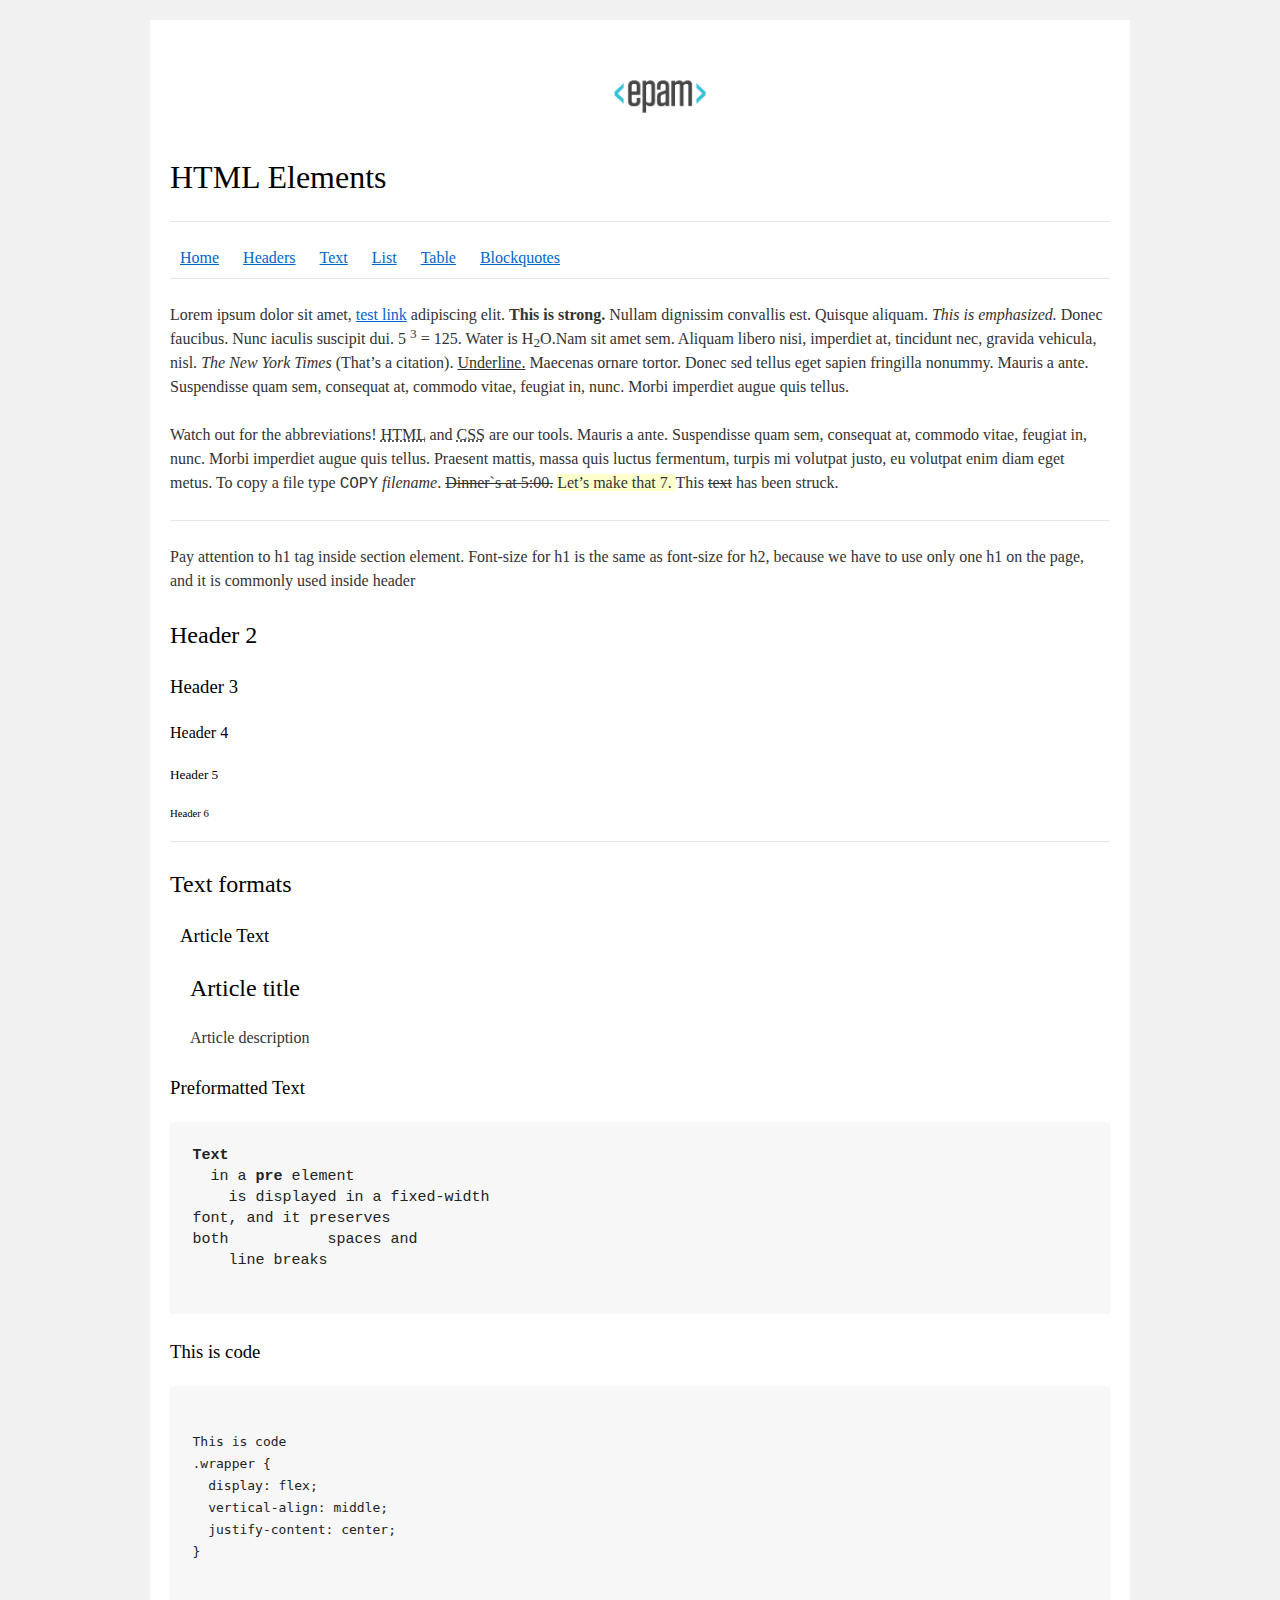
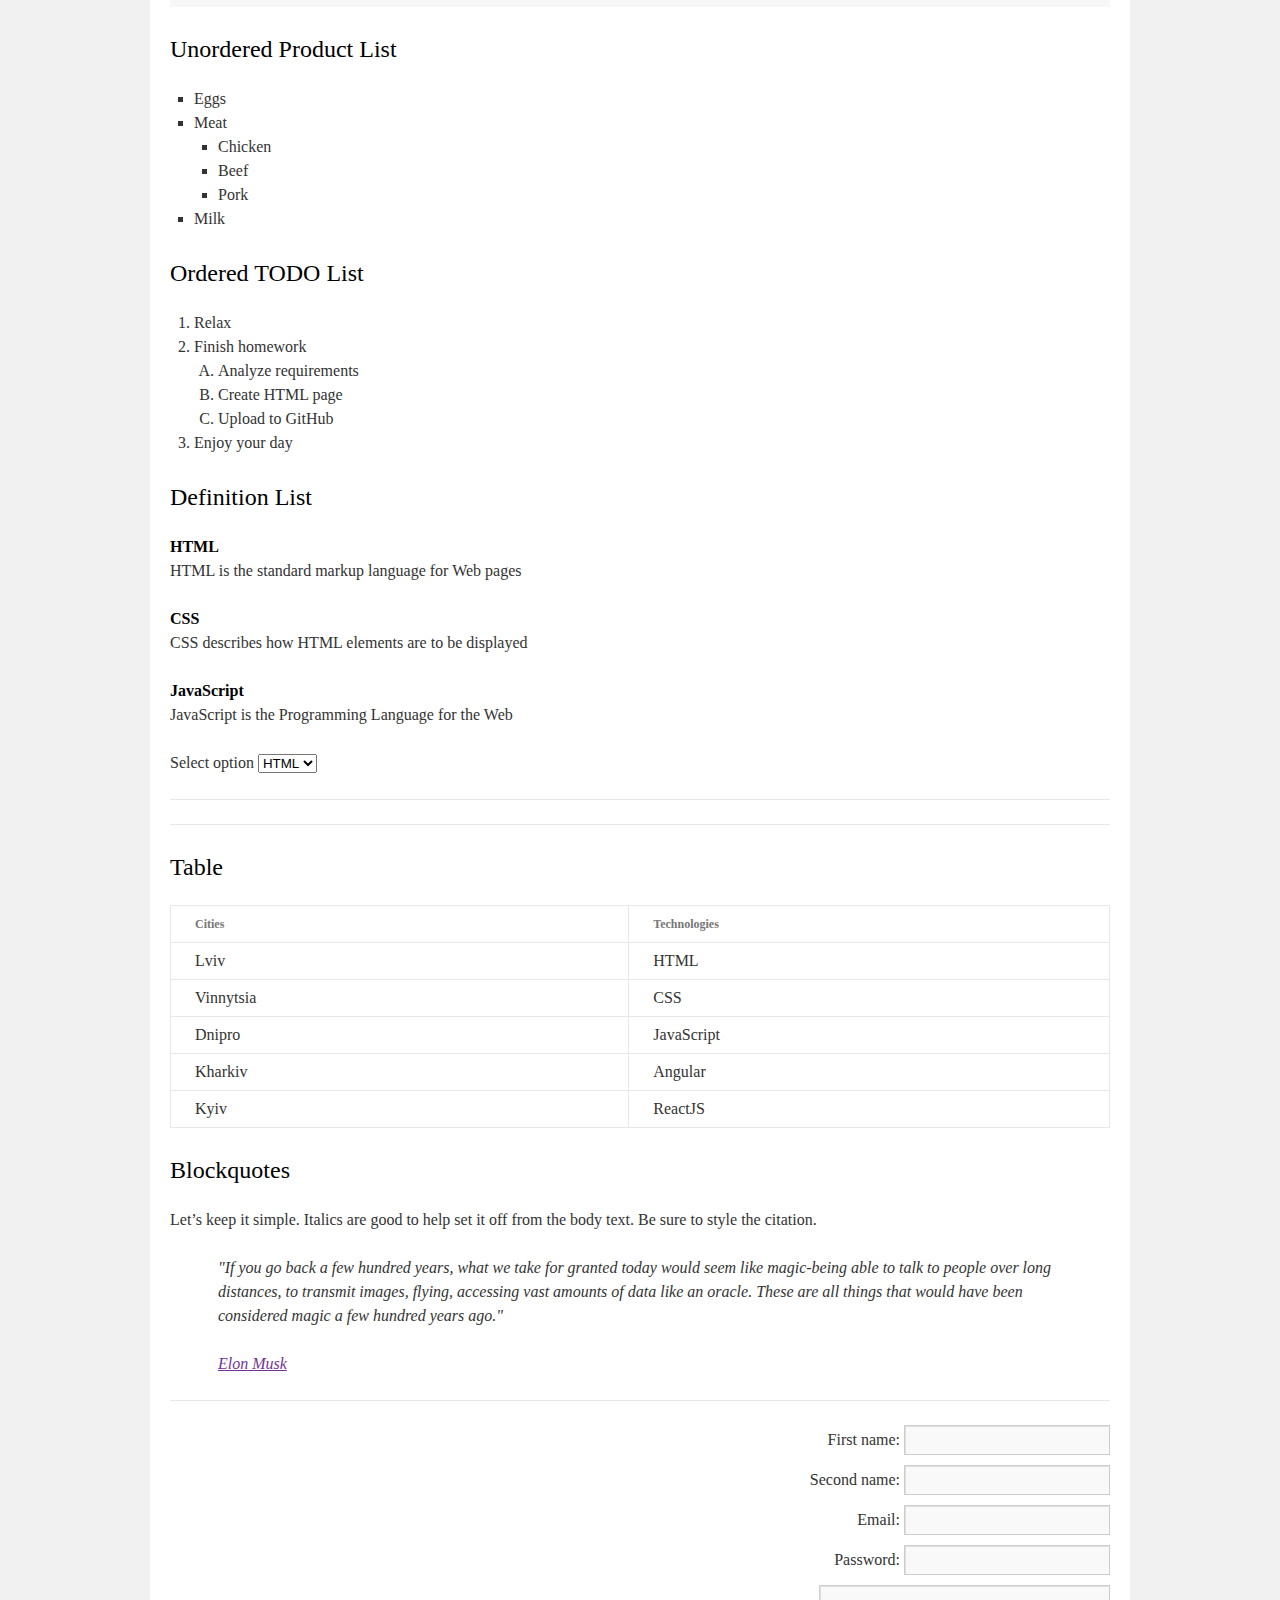
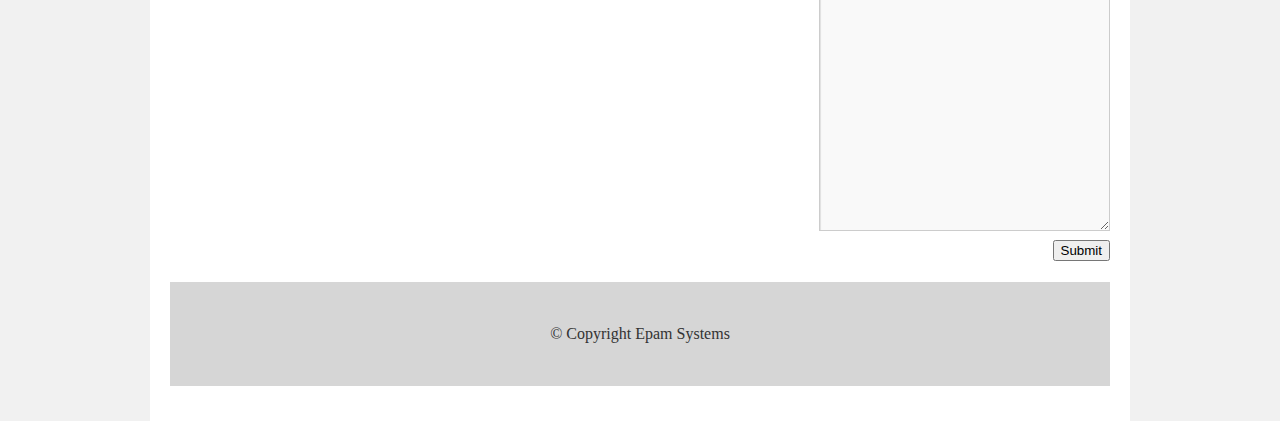
<file: FL11_HW1/homework/index.html>
<!DOCTYPE html>
<html lang="en">

<head>
  <meta charset="utf-8">
  <title>HTML Basics</title>
  <link rel="stylesheet" href="style.css">
</head>

<body>
  <div id="wrapper">
    <div id="main">
      <div id="container">
        <div id="content" role="main">
          <header>
            <img src="logo.png" alt="EPAM logo">
            <h1>HTML Elements</h1>
            <hr>
            <nav>
              <a href="#home">Home</a>
              <a href="#headers">Headers</a>
              <a href="#text">Text</a>
              <a href="#list">List</a>
              <a href="#table">Table</a>
              <a href="#blockquotes">Blockquotes</a>
            </nav>
            <hr>
          </header>
          <div id="home">
            <p>
              Lorem ipsum dolor sit amet, <a href="#">test link</a> adipiscing elit. <strong>This is strong.</strong>
              Nullam dignissim convallis est. Quisque aliquam. <em>This is emphasized.</em> Donec faucibus. Nunc iaculis suscipit dui.
              5 <sup>3</sup> = 125. Water is H<sub>2</sub>O.Nam sit amet sem. Aliquam libero nisi, imperdiet at, tincidunt nec, gravida vehicula, nisl.
              <cite>The New York Times</cite> (That&#8217;s a citation). <u>Underline.</u> Maecenas ornare tortor. Donec sed tellus eget sapien fringilla 
              nonummy. Mauris a ante. Suspendisse quam sem, consequat at, commodo vitae, feugiat in, nunc. Morbi imperdiet augue quis tellus. 
            </p>
            <p>
              Watch out for the abbreviations! <abbr title="Hyper Text Markup Language">HTML</abbr> and <abbr title="Cascading Style Sheets">CSS</abbr> 
              are our tools. Mauris a ante. Suspendisse quam sem, consequat at, commodo vitae, feugiat in, nunc. Morbi imperdiet augue quis tellus. 
              Praesent mattis, massa quis luctus fermentum, turpis mi volutpat justo, eu volutpat enim diam eget metus. To copy a file type <samp>COPY</samp> <em>filename</em>.
              <del>Dinner`s at 5:00.</del> <ins>Let&#8217;s make that 7. </ins> This <del>text</del> has been struck.
            </p>
            <hr>
          </div>
          <section id="headers">
            <p>
              Pay attention to h1 tag inside section element. Font-size for h1 is the same as font-size for h2,
              because we have to use only one h1 on the page, and it is commonly used inside header
            </p>
            <h2>Header 2</h2>
            <h3>Header 3</h3>
            <h4>Header 4</h4>
            <h5>Header 5</h5>
            <h6>Header 6</h6>
            <hr>
          </section>
          <section >
            <h2 id="text">Text formats</h2>
            <article>
              <header>
                <h3>Article Text</h3>
              </header>
              <article>
                <header>
                  <h2>Article title</h2>
                </header>
                <p>Article description</p>
                </article>
            </article>
            <h3>Preformatted Text</h3>
            <pre>
<strong>Text</strong>
  in a <strong>pre</strong> element
    is displayed in a fixed-width
font, and it preserves
both           spaces and
    line breaks
            </pre>
            <h3>This is code</h3>
            <pre><code>
This is code
.wrapper {
  display: flex;
  vertical-align: middle;
  justify-content: center;
}
            </code></pre>
            <h2 id="list">Unordered Product List</h2>
            <ul>
              <li>Eggs</li>
              <li>Meat
                <ul>
                  <li>Chicken</li>
                  <li>Beef</li>
                  <li>Pork</li>
                </ul>
              </li>
              <li>Milk</li>
            </ul>
            <h2>Ordered TODO List</h2>
            <ol>
              <li>Relax</li>
              <li>Finish homework
                <ol>
                  <li>Analyze requirements</li>
                  <li>Create HTML page</li>
                  <li>Upload to GitHub</li>
                </ol>
              </li>
              <li>Enjoy your day</li>
            </ol>
            <h2>Definition List</h2>
            <dl>
              <dt>HTML</dt>
              <dd>HTML is the standard markup language for Web pages</dd>
              <dt>CSS</dt>
              <dd>CSS describes how HTML elements are to be displayed</dd>
              <dt>JavaScript</dt>
              <dd>JavaScript is the Programming Language for the Web</dd>
            </dl>
            <p>
              Select option
              <select>
                <option value="HTML">HTML</option>
                <option value="CSS">CSS</option>
                <option value="JS">JS</option>
              </select> 
            </p>
            <hr>
          </section>
          <section>
            <hr>
            <h2 id="table">Table</h2>
            <table>
              <thead>
                <tr>
                  <th>Cities</th>
                  <th>Technologies</th>
                </tr>
              </thead>
              <tbody>
                <tr>
                  <td>Lviv</td>
                  <td>HTML</td>
                </tr>
                <tr>
                  <td>Vinnytsia</td>
                  <td>CSS</td>
                </tr>
                <tr>
                  <td>Dnipro</td>
                  <td>JavaScript</td>
                </tr>
                <tr>
                  <td>Kharkiv</td>
                  <td>Angular</td>
                </tr>
                <tr>
                  <td>Kyiv</td>
                  <td>ReactJS</td>
                </tr>
              </tbody>
            </table>
            <h2 id="blockquotes">Blockquotes</h2>
            <p>
              Let&#8217;s keep it simple. Italics are good to help set it off from the body text. Be sure to style the citation.
            </p>
            <blockquote>
              <p>
                "If you go back a few hundred years, what we take for granted today would seem like magic-being able
                to talk to people over long distances, to transmit images, flying, accessing vast amounts of data
                like an oracle. These are all things that would have been considered magic a few hundred years ago."
              </p>
              <p>
                <a href="">Elon Musk</a>
              </p>
            </blockquote>
            <hr>
          </section>
          <div>
            <form action="post">
              <label for="FirstName">First name:</label>
              <input type="text" id="FirstName">
              <br>
              <label for="SecondName">Second name:</label>
              <input type="text" id="SecondName">
              <br>
              <label for="Email">Email:</label>
              <input type="text" id="Email">
              <br>
              <label for="Password">Password:</label>
              <input type="text" id="Password">
              <br>
              <textarea name="TextMessage" id="Message" cols="30" rows="10"></textarea>
              <br>
              <button type="submit">Submit</button>
            </form>
          </div>
          <footer>
              &#169; Copyright Epam Systems
          </footer>
        </div>
      </div>
    </div>
  </div>
</body>

</html>
</file>
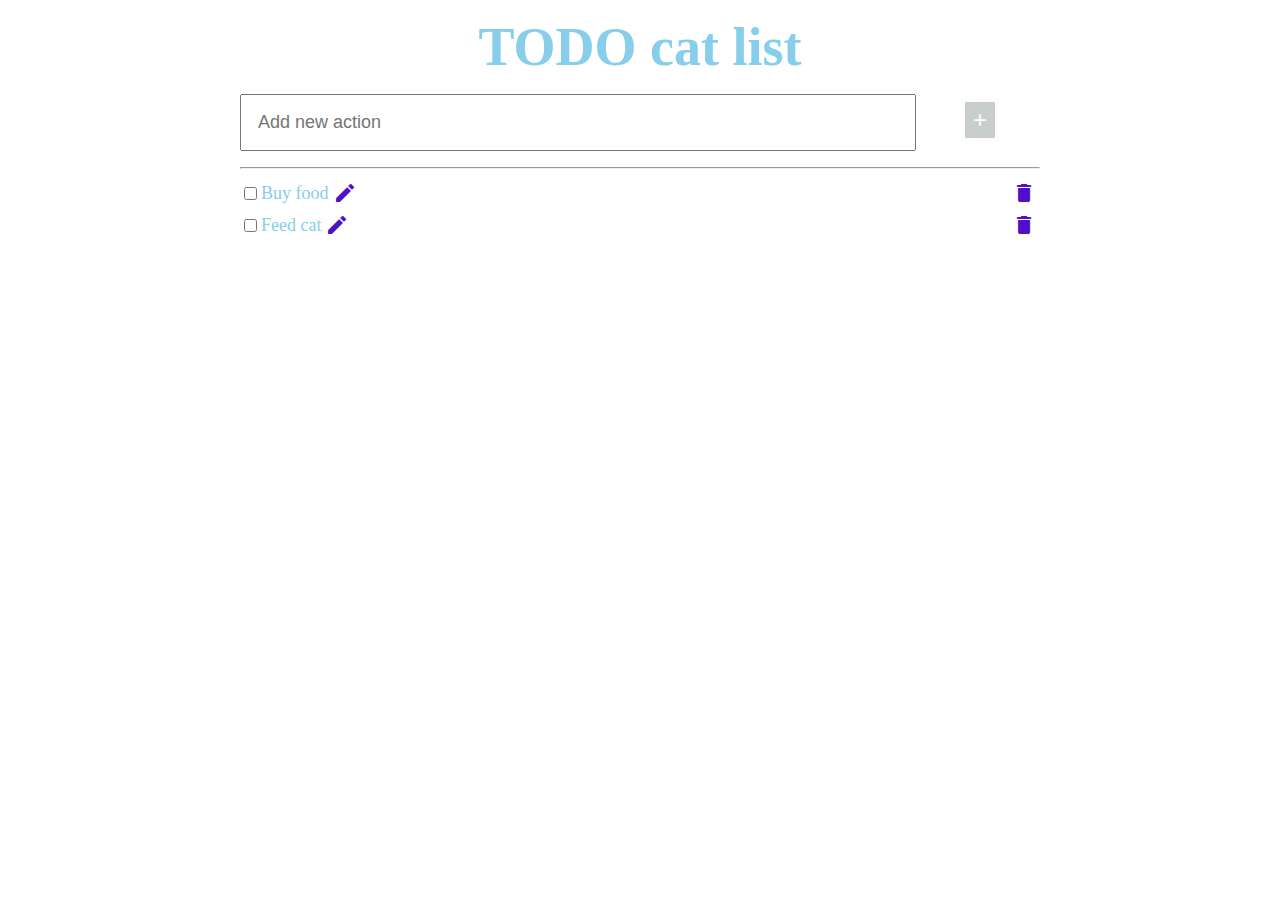
<file: FL11_HW11/homework/index.html>
<!DOCTYPE html>
<html lang="en">
<head>
  <meta charset="UTF-8">
  <title>Homework 11 - TODO Cat List</title>
  <link rel="stylesheet" href="assets/material-icons/material-icons.css">
  <link rel="stylesheet" href="./assets/styles.css">
</head>
<body>
  <div id="root">
    <div class="container">
      <div class="header">
        <h2>TODO cat list</h2>
        <input id="input" class="input-add" type="text" placeholder="Add new action">
        <button id='plus' class="plus-btn" disabled>+</button>
        <hr>
      </div>
      <div class="out">
        <ul id="list" class="ulist">
          <li class="item" draggable="true"><input type="checkbox" class="checkbox" name="checkbox1" id="checkbox1"><input type="text" name="edit-input1" id="edit-input1"  class="notdisplay"  value="" ><i class="material-icons notdisplay btn-i save">save</i><span>Buy food</span><i class="material-icons btn-i edit">edit</i><i class="material-icons btn-i delete">delete</i></li>
          <li class="item" draggable="true"><input type="checkbox" class="checkbox" name="checkbox2" id="checkbox2"><input type="text" name="edit-input2" id="edit-input2"  class="notdisplay"  value="" ><i class="material-icons notdisplay btn-i save">save</i><span>Feed cat</span><i class="material-icons btn-i edit">edit</i><i class="material-icons btn-i delete">delete</i></li>
        </ul>
      </div>
    </div>
  </div>

  <script src="./src/app.js"></script>
</body>
</html>
</file>
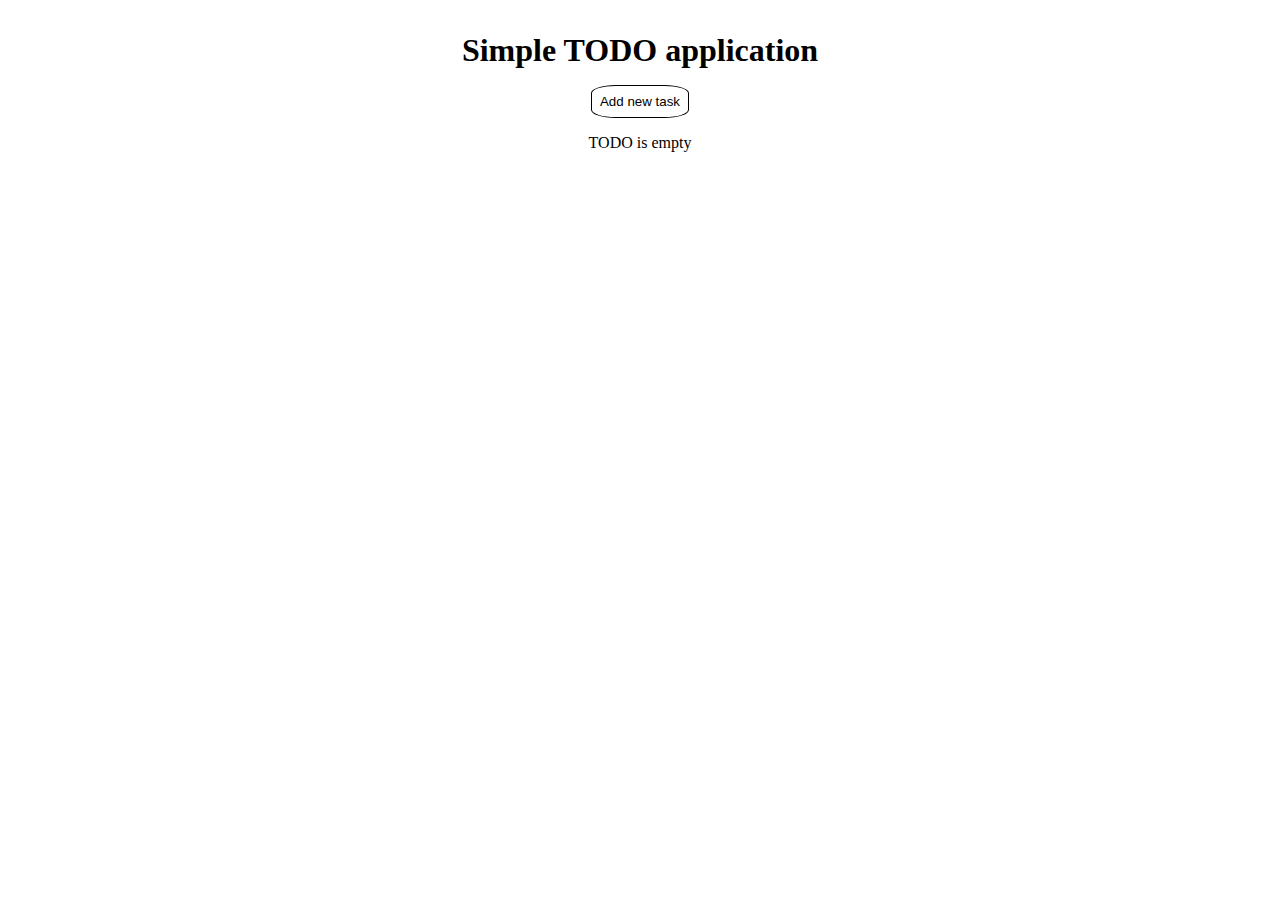
<file: FL11_HW12/homework/index.html>
<!DOCTYPE html>
<html lang="en">
<head>
  <meta charset="UTF-8">
  <title>Homework 12 - Simple TODO List</title>
  <link rel="stylesheet" href="./assets/styles.css">
</head>
<body>
  <div id="root">
    <div class="container">
      <div id="todo-cont" class="header">
        <h1>Simple TODO application</h1>
        <button id="add-task" class="btn-header">Add new task</button>
        <ul id="todolist">
          <li class="no-items">TODO is empty</li>
        </ul>
      </div>
      <div id="add-cont" class="nodisplay">
        <h2>Add Task</h2>
        <input type="text" name="" id="add-input">
        <button id="cancel-add-task">Cancel</button>
        <button id="save-add-task">Save changes</button>
      </div>
      <div id="edit-cont" class="nodisplay">
        <h2>Modify task</h2>
        <input type="text" name="" id="edit-input">
        <button id="cancel-edit-task">Cancel</button>
        <button id="save-edit-task">Save changes</button>
      </div>
    </div>
  </div>


  <div id="modal" class="modal nodisplay">
  </div>

  <script src="./src/app.js"></script>
</body>
</html>
</file>
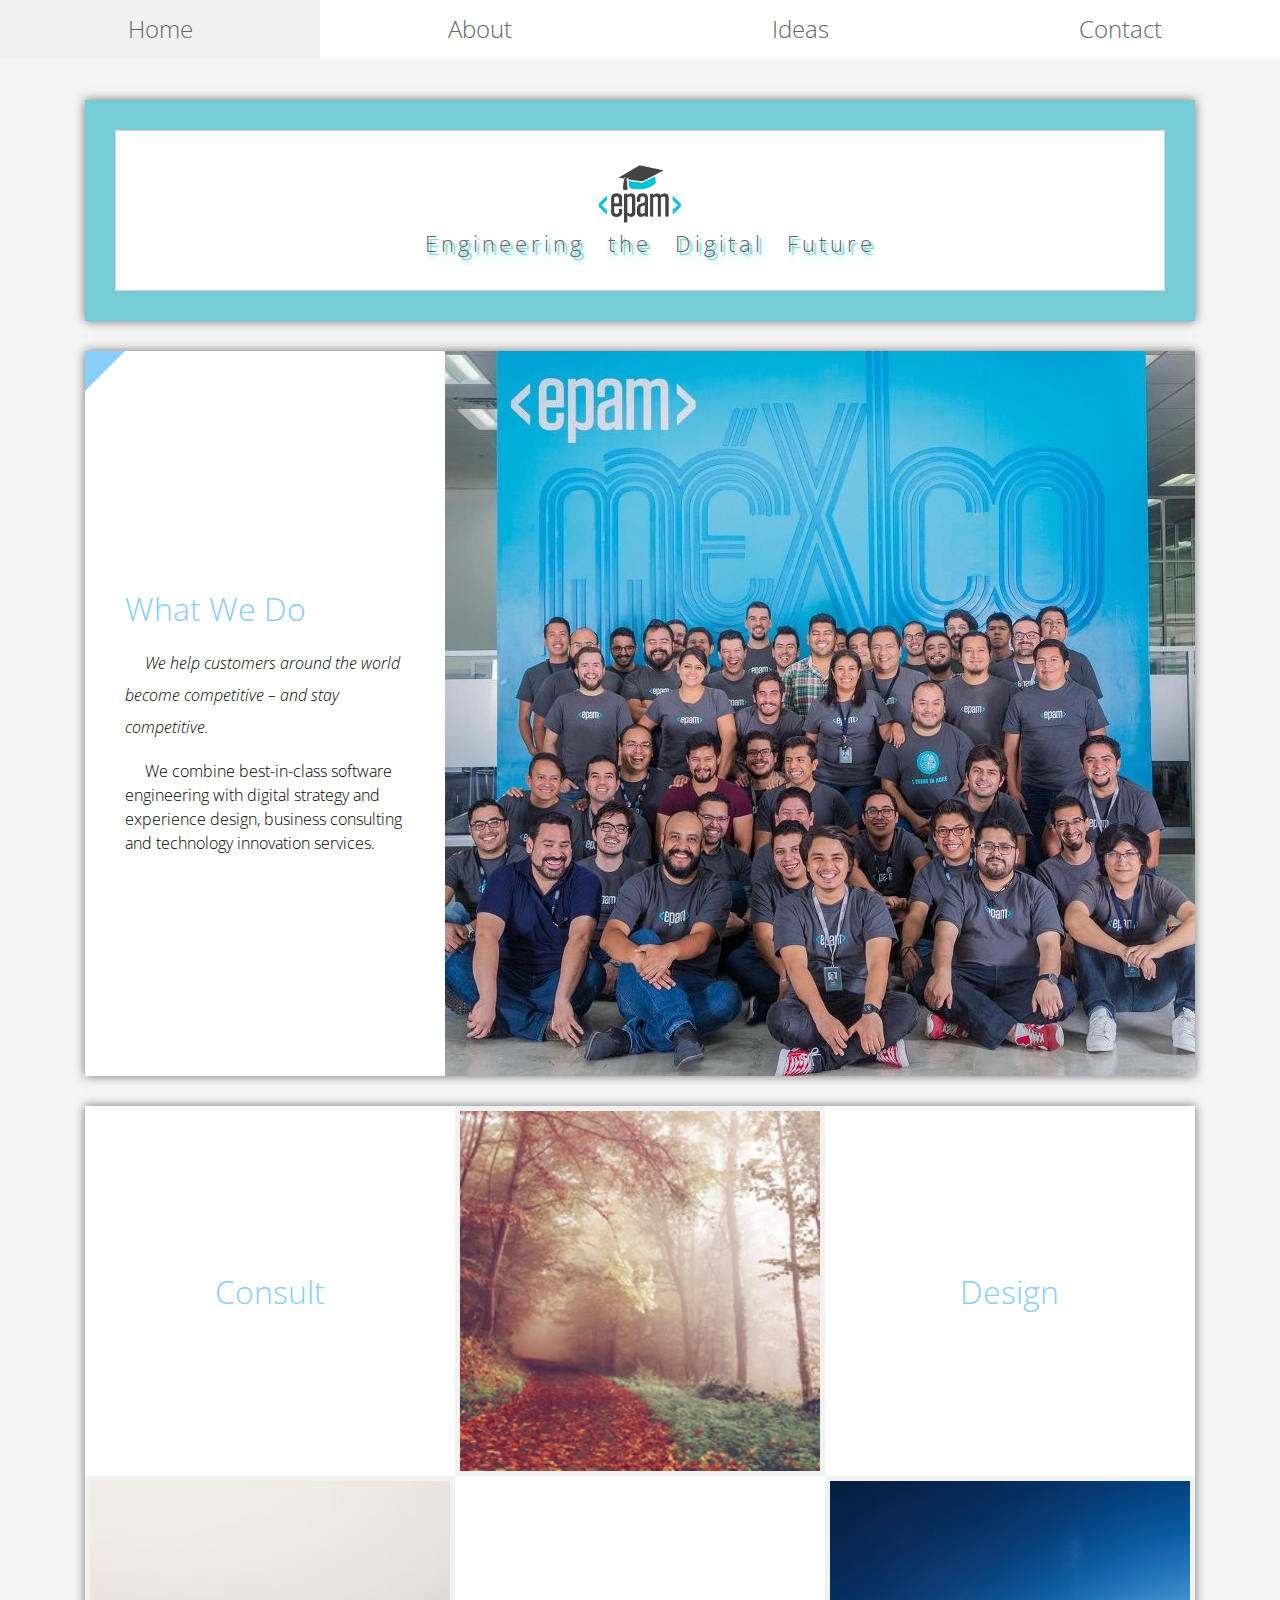
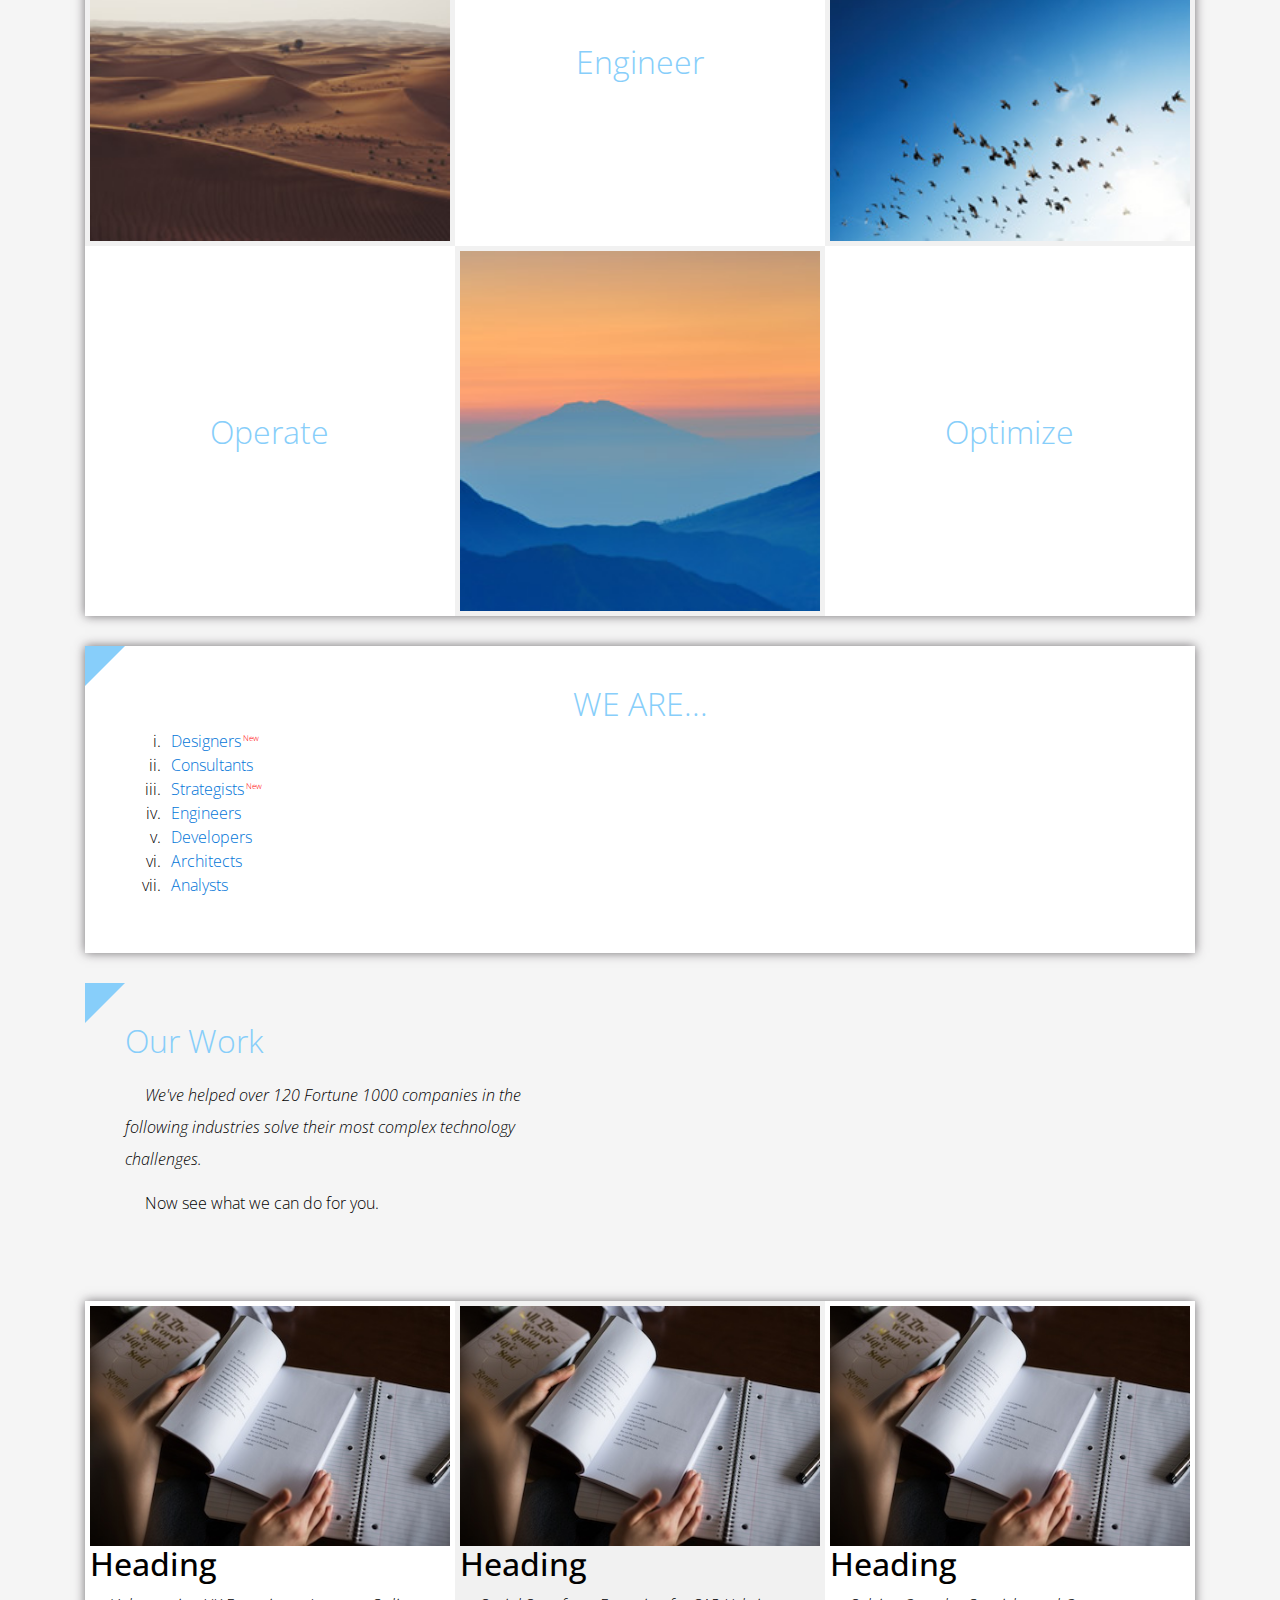
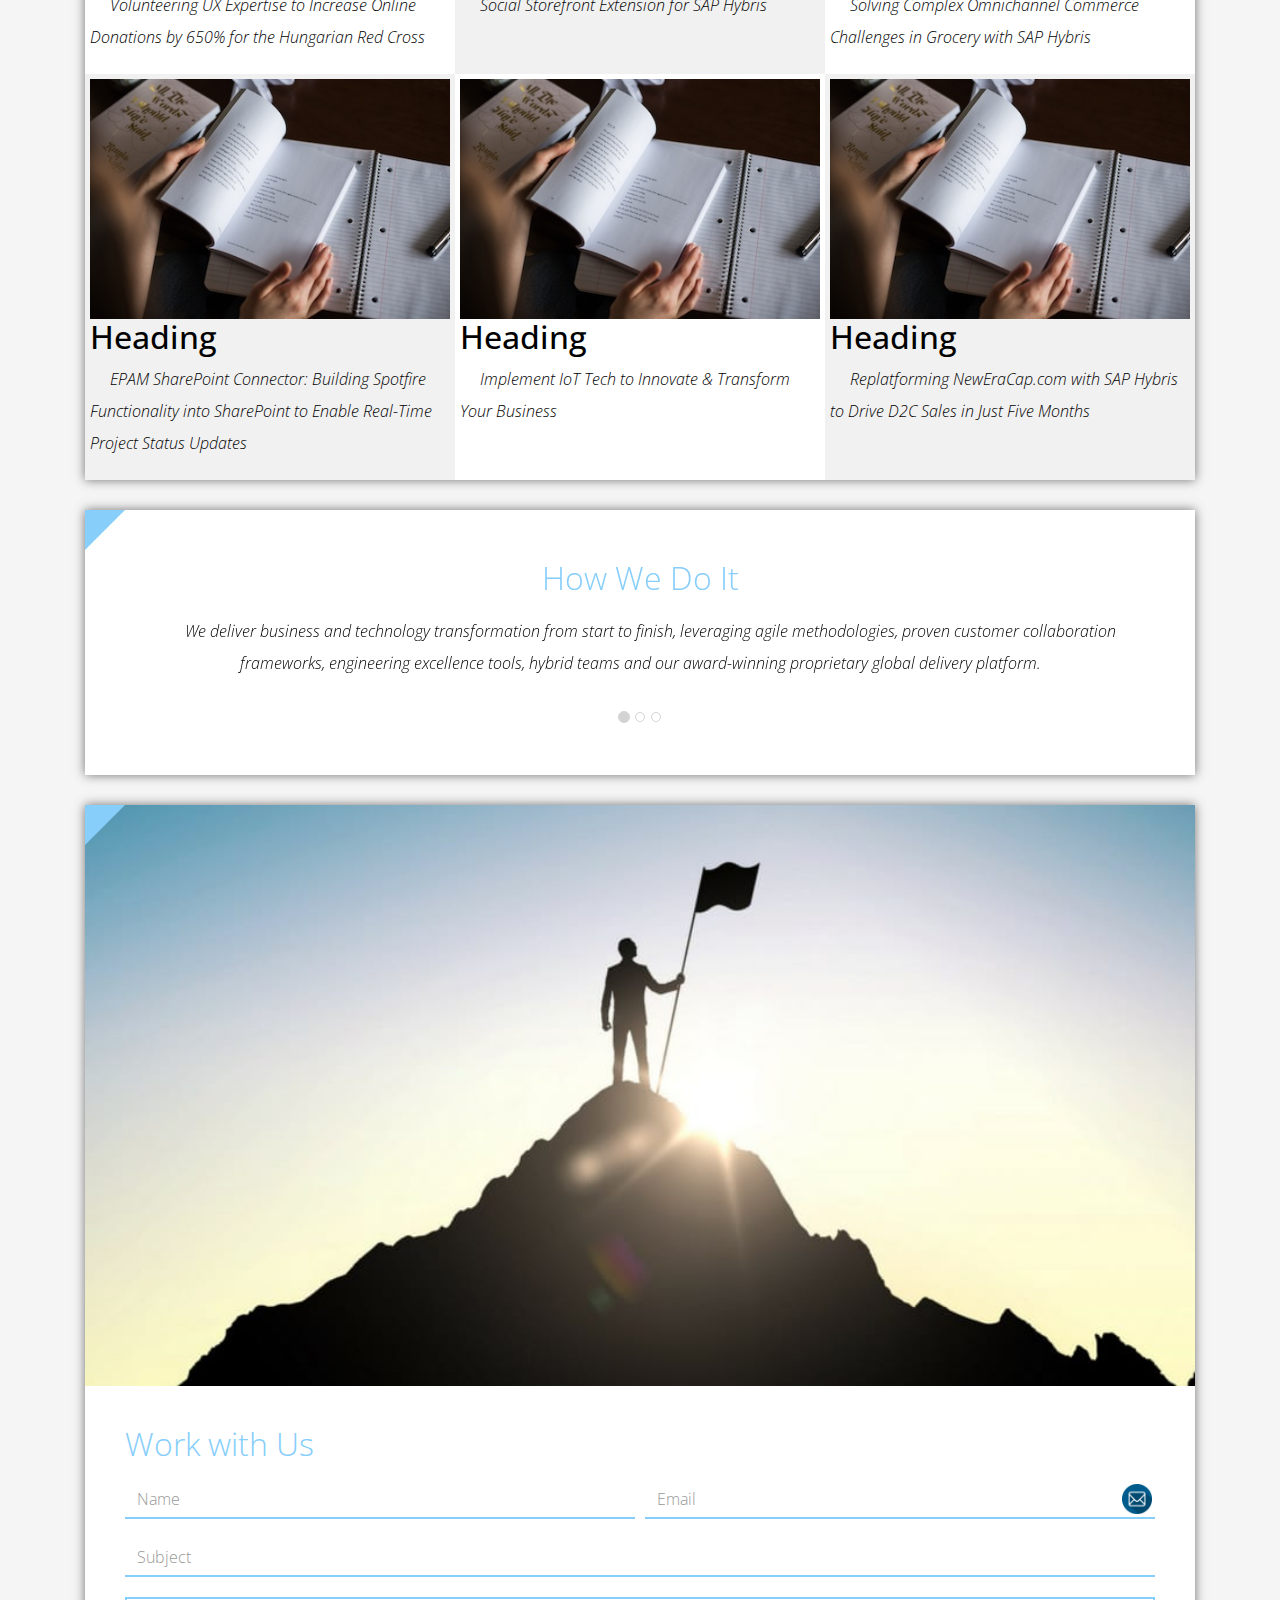
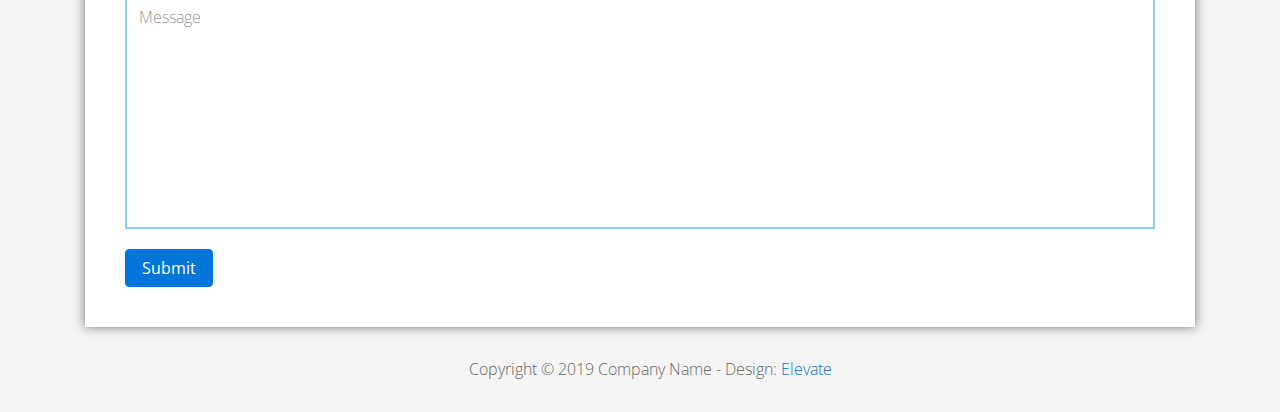
<file: FL11_HW2/homework/index.html>
<!DOCTYPE html>
<html lang="en">
<head>
  <meta charset="utf-8">
  <meta http-equiv="X-UA-Compatible" content="IE=edge">
  <meta name="viewport" content="width=device-width, initial-scale=1">

  <title>CSS Basics HW</title>



  <!-- load stylesheets -->
  <link rel="stylesheet" href="http://fonts.googleapis.com/css?family=Open+Sans:300,400">
  <!-- Google web font "Open Sans" -->
  <link rel="stylesheet" href="css/bootstrap.min.css">
  <!-- Bootstrap style -->
  <link rel="stylesheet" href="css/general.css">
  <link rel="stylesheet" href="css/style.css">
  <!-- Templatemo style -->
</head>

<body>
<div class="container">

  <div class="tm-sidebar">
    <nav class="tm-main-nav">
      <ul>
        <li class="tm-nav-item"><a href="#home" class="tm-nav-item-link">Home</a></li>
        <li class="tm-nav-item"><a href="#about" class="tm-nav-item-link">About</a></li>
        <li class="tm-nav-item"><a href="#ideas" class="tm-nav-item-link">Ideas</a></li>
        <li class="tm-nav-item"><a href="#contact" class="tm-nav-item-link">Contact</a></li>
      </ul>
    </nav>
  </div>

  <div class="tm-main-content">

    <div id="home" class="tm-content-box tm-content-header margin-b-10">
      <div class="tm-banner">
        <div class="tm-banner-inner">
          <img src="img/epam_logo.png" width="100" alt="">
          <p class="tm-banner-text">Engineering the Digital Future</p>
        </div>
      </div>
    </div>

    <section>
      <div class="tm-content-box flex-2-col">

        <div class="padding-medium flex-item tm-team-description-container flex-item">
          <h2 class="tm-section-title">What We Do</h2>
          <p class="tm-section-description">We help customers around the world become competitive – and stay competitive.</p>
          <p class="tm-section-description"> We combine best-in-class software engineering with digital strategy and experience design, business consulting and technology innovation services.</p>
        </div>
        <div class="flex-item tm-team-img">
          <img src="img/epam-mexico.jpg" alt="epam-mexico">
        </div>

      </div>

      <div id="about" class="tm-content-box">

        <ul class="boxes gallery-container">
          <li class="box box-bg">
            <h2 class="tm-section-title tm-section-title-box tm-box-bg-title">Consult</h2>
          </li>
          <li class="box">
            <a href="img/idea-large-01.jpg">
              <img src="img/idea-01.jpg" alt="Image" class="img-fluid thumbnail box-img">
            </a>
          </li>
          <li class="box box-bg">
            <h2 class="tm-section-title tm-section-title-box tm-box-bg-title">Design</h2>
          </li>
          <li class="box">
            <a href="img/idea-large-02.jpg">
              <img src="img/idea-02.jpg" alt="Image" class="img-fluid thumbnail box-img">
            </a>
          </li>
          <li class="box box-bg">
            <h2 class="tm-section-title tm-section-title-box tm-box-bg-title">Engineer</h2>
          </li>
          <li class="box">
            <a href="img/idea-large-03.jpg">
              <img src="img/idea-03.jpg" alt="Image" class="img-fluid thumbnail box-img">
            </a>
          </li>
          <li class="box box-bg">
            <h2 class="tm-section-title tm-section-title-box tm-box-bg-title">Operate</h2>
          </li>
          <li class="box">
            <a href="img/idea-large-04.jpg">
              <img src="img/idea-04.jpg" alt="Image" class="img-fluid thumbnail box-img">
            </a>
          </li>
          <li class="box box-bg">
            <h2 class="tm-section-title tm-section-title-box tm-box-bg-title">Optimize</h2>
          </li>
        </ul>

      </div>

    </section>

    <!-- slider -->
    <section class="heading tm-content-box">
      <div class="padding-medium">
        <h2> WE ARE...</h2>
        <ol>
          <li><a href="index.html" class="text">Designers</a></li>
          <li><a href="index.html">Consultants</a></li>
          <li><a href="#" class="text">Strategists</a></li>
          <li><a href="#">Engineers</a></li>
          <li><a href="#">Developers</a></li>
          <li><a href="#">Architects</a></li>
          <li><a href="#">Analysts</a></li>
        </ol>
      </div>
    </section>

    <section class="blocks">
      <div class="padding-medium flex-item tm-team-description-container">
        <h2 class="tm-section-title">Our Work</h2>
        <p class="tm-section-description">We've helped over 120 Fortune 1000 companies in the following industries solve their most complex technology challenges. </p>
        <p class="tm-section-description"> Now see what we can do for you.</p>
      </div>
      <div class="tm-content-box flex-2-col">
      </div>
      <div  class="tm-content-box">
        <ul class="boxes gallery-container">
          <li class="box box-work">
            <img src="img/study.jpeg" alt="Image" class="img-fluid">
            <div>
              <h2>Heading</h2>
              <p>Volunteering UX Expertise to Increase Online Donations by 650% for the Hungarian Red Cross</p>
            </div>
          </li>
          <li class="box box-work">
            <img src="img/study.jpeg" alt="Image" class="img-fluid">
            <div>
              <h2>Heading</h2>
              <p>Social Storefront Extension for SAP Hybris</p>
            </div>
          </li>
          <li class="box box-work">
            <img src="img/study.jpeg" alt="Image" class="img-fluid">
            <div>
              <h2>Heading</h2>
              <p>Solving Complex Omnichannel Commerce Challenges in Grocery with SAP Hybris</p>
            </div>
          </li>
          <li class="box box-work">
            <img src="img/study.jpeg" alt="Image" class="img-fluid">
            <div>
              <h2>Heading</h2>
              <p>EPAM SharePoint Connector: Building Spotfire Functionality into SharePoint to Enable Real-Time Project Status Updates</p>
            </div>
          </li>
          <li class="box box-work">
            <img src="img/study.jpeg" alt="Image" class="img-fluid">
            <div>
              <h2>Heading</h2>
              <p>Implement IoT Tech to Innovate &amp; Transform Your Business</p>
            </div>
          </li>
          <li class="box box-work">
            <img src="img/study.jpeg" alt="Image" class="img-fluid">
            <div>
              <h2>Heading</h2>
              <p>Replatforming NewEraCap.com with SAP Hybris to Drive D2C Sales in Just Five Months</p>
            </div>
          </li>
        </ul>

      </div>
    </section>

    <section id="ideas">
      <div id="tmCarousel" class="carousel slide tm-content-box" data-ride="carousel">

        <ol class="carousel-indicators">
          <li data-target="#tmCarousel" data-slide-to="0" class="active"></li>
          <li data-target="#tmCarousel" data-slide-to="1" class=""></li>
          <li data-target="#tmCarousel" data-slide-to="2" class=""></li>
        </ol>

        <div class="carousel-inner" role="listbox">

          <div class="carousel-item active">
            <div class="carousel-content">
              <div class="flex-item">
                <h2 class="tm-section-title">How We Do It</h2>
                <p class="tm-section-description carousel-description">We deliver business and technology transformation from start to finish, leveraging agile methodologies, proven customer collaboration frameworks, engineering excellence tools, hybrid teams and our award-winning proprietary global delivery platform.</p>
              </div>
            </div>
          </div>

          <div class="carousel-item">
            <div class="carousel-content">
              <div class="flex-item">
                <h2 class="tm-section-title">Our Clients</h2>
                <p class="tm-section-description carousel-description">Lorem ipsum dolor sit amet,
                  consectetur adipiscing elit. Quisque vel nisi pharetra nibh varius pharetra ac
                  sagittis nisi. Etiam pharetra vestibulum hendrerit. Pellentesque interdum metus
                  sed massa rutrum.</p>
              </div>
            </div>
          </div>

          <div class="carousel-item">
            <div class="carousel-content">
              <div class="flex-item">
                <h2 class="tm-section-title">Our Projects</h2>
                <p class="tm-section-description carousel-description">Donec ex libero, fringilla
                  vitae purus sit amet, rhoncus pharetra lorem. Pellentesque id sem id lacus
                  ultricies vehicula. Aliquam rutrum mi non. Pellentesque interdum metus sed massa
                  rutrum.</p>
              </div>
            </div>
          </div>

        </div>

      </div>
    </section>

    <section class="tm-content-box">
      <img src="img/contact-us.jpg" alt="Contact image" class="img-fluid img-contact-us">

      <div id="contact" class="padding-medium">
        <h2 class="tm-section-title">Work with Us</h2>
        <form action="#contact" method="get" class="contact-form">

          <div class="form-group col-xs-12 col-sm-12 col-md-6 col-lg-6 form-group-2-col-left">
            <input type="text" id="contact_name" name="contact_name" class="form-control"
                   placeholder="Name" required/>
          </div>
          <div class="form-group col-xs-12 col-sm-12 col-md-6 col-lg-6 form-group-2-col-right mandatory-field">
            <input type="email" id="contact_email" name="contact_email" class="form-control"
                   placeholder="Email" required/>
          </div>
          <div class="form-group">
            <input type="text" id="contact_subject" name="contact_subject" class="form-control"
                   placeholder="Subject" required/>
          </div>
          <div class="form-group">
            <textarea id="contact_message" name="contact_message" class="form-control" rows="9"
                      placeholder="Message" required></textarea>
          </div>

          <button type="submit" class="btn btn-primary submit-btn">Submit</button>

        </form>
      </div>
    </section>

    <footer class="tm-footer">
      <p class="text-xs-center">Copyright &copy; 2019 Company Name

        - Design: <a rel="nofollow" href="http://www.templatemo.com/tm-481-elevate"
                     target="_parent">Elevate</a></p>
    </footer>

  </div>

</div>

</body>
</html>
</file>
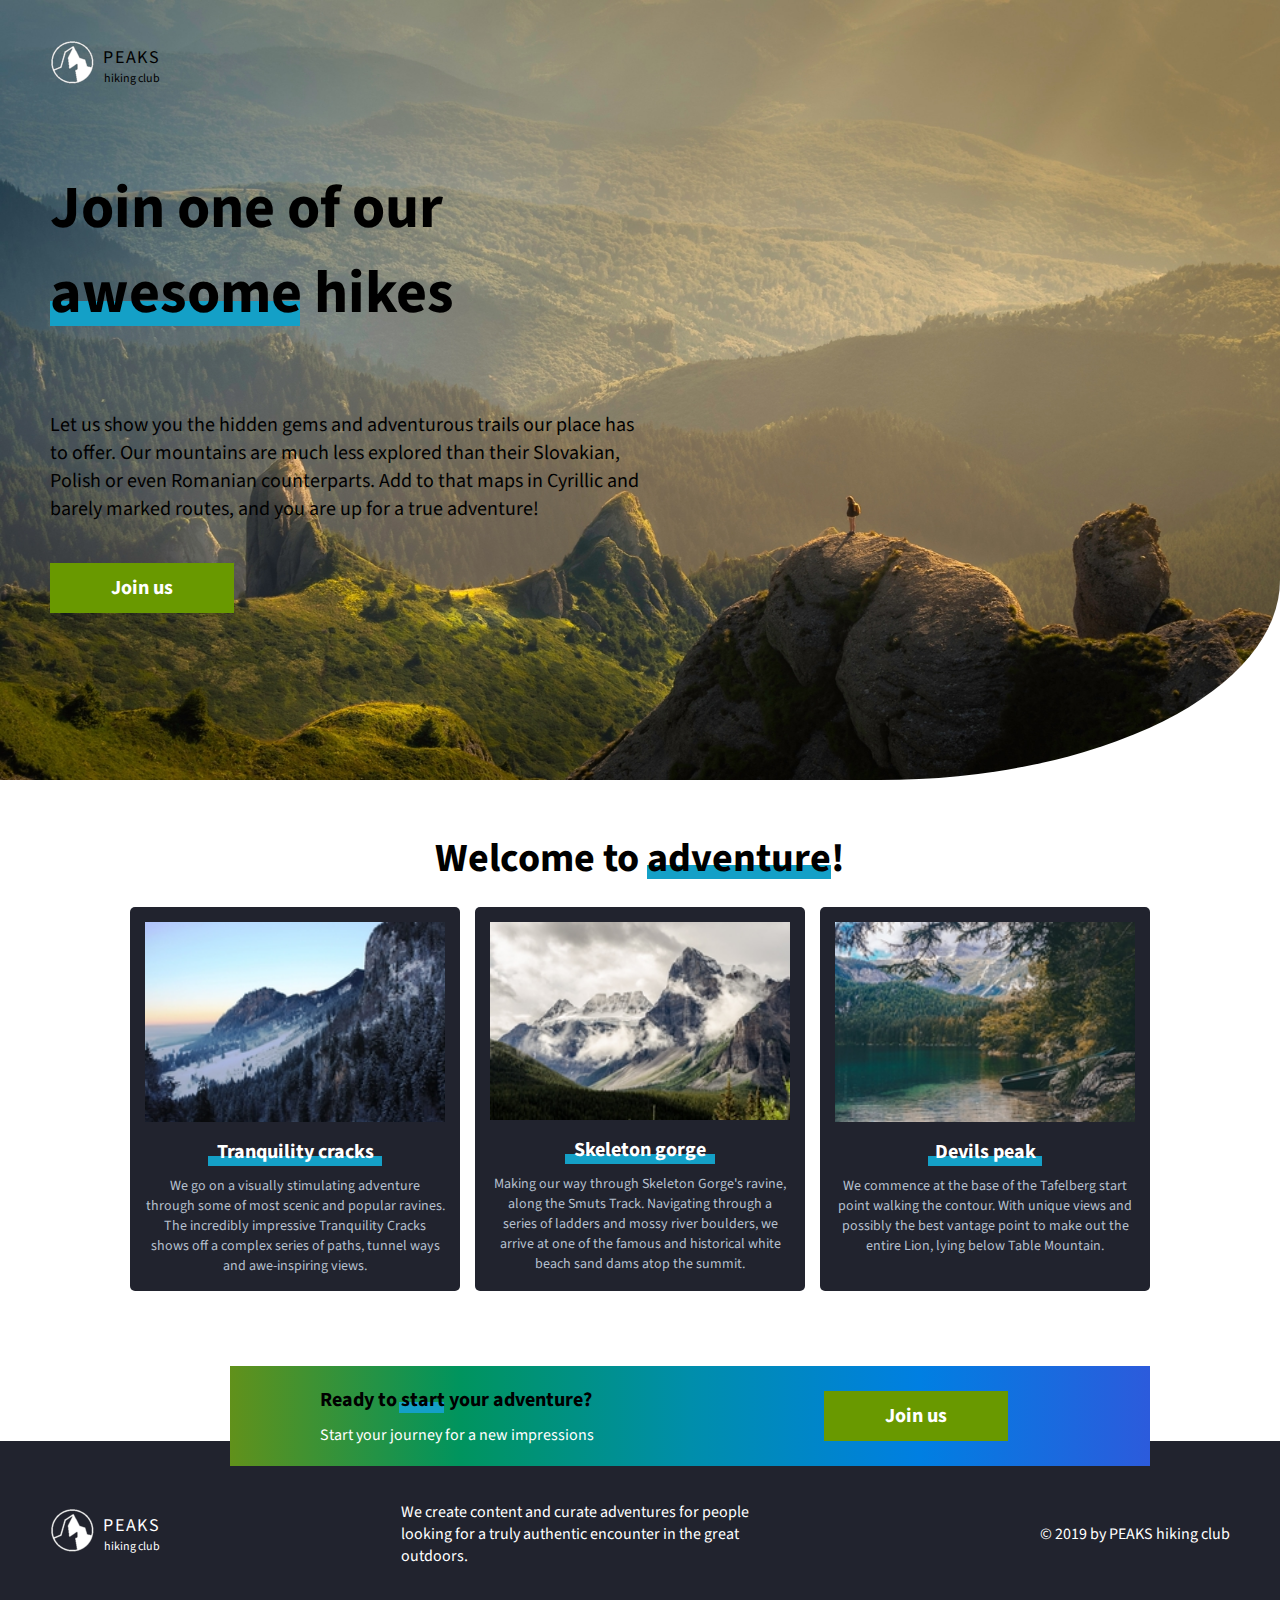
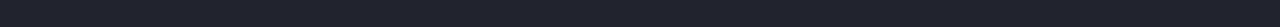
<file: FL11_HW3/homework/index.html>
<!DOCTYPE html>
<html lang="en">

  <head>
    <meta charset="UTF-8">
    <meta name="viewport" content="width=device-width, initial-scale=1.0">
    <meta http-equiv="X-UA-Compatible" content="ie=edge">
    <link href="https://fonts.googleapis.com/css?family=Hind:400,600%7CSource+Sans+Pro:400,600,700%7CFresca" rel="stylesheet"/>

    <!-- Styles should be switched here: -->

    <link rel="stylesheet" type="text/css" href="css/style1.css">
<!--     <link rel="stylesheet" type="text/css" href="css/style2.css">-->

    <title>PEAKS hiking club</title>
  </head>

  <body>
    <header class="header">
      <div class="header-wrap">
        <div class="landing-logo">
          <img src="img/m-logo.png" alt="logo" />
          <p>PEAKS<span>hiking club</span></p>
        </div>
        <p class="header_heading">
          Join one of our awesome hikes
        </p>
        <p class="header_text">
          Let us show you the hidden gems and adventurous trails our place has to offer.
          Our mountains are much less explored than their Slovakian,
          Polish or even Romanian counterparts. Add to that maps in Cyrillic and barely marked routes,
          and you are up for a true adventure!
        </p>
        <button class="header_button">Join us</button>
      </div>
    </header>
    <main class="section">
      <p class="section_text">
        Welcome to adventure!
      </p>
      <div class="section_card_wrap">
        <div class="section_card">
          <img class="section_card_img"
               src="img/m-1.jpg"
               alt="experts"/>
          <p class="section_card_heading">
            Tranquility cracks
            <span class="section_card_underline"></span>
          </p>
          <p class="section_card_text">
            We go on a visually stimulating adventure through some of most scenic and popular ravines.
            The incredibly impressive Tranquility Cracks shows off a complex series of paths, tunnel ways and awe-inspiring views.
          </p>
        </div>
        <div class="section_card">
          <img class="section_card_img"
               src="img/m-2.jpg"
               alt="content formats"/>
          <p class="section_card_heading">
            Skeleton gorge
            <span class="section_card_underline"></span>
          </p>
          <p class="section_card_text">
            Making our way through Skeleton Gorge's ravine, along the Smuts Track.
            Navigating through a series of ladders and mossy river boulders, we arrive at one of the famous and historical white beach sand dams atop the summit.
          </p>
        </div>
        <div class="section_card">
          <img class="section_card_img"
               src="img/m-3.jpg"
               alt="certificate"/>
          <p class="section_card_heading">
            Devils peak
            <span class="section_card_underline"></span>
          </p>
          <p class="section_card_text">
            We commence at the base of the Tafelberg start point walking the contour.
            With unique views and possibly the best vantage point to make out the entire Lion, lying below Table Mountain.
          </p>
        </div>
      </div>
      <div class="section_banner">
        <div class="section_banner_text_wrap">
          <p class="section_banner_heading">
            Ready to start your adventure?
          </p>
          <p class="section_banner_text">
            Start your journey for a new impressions
          </p>
        </div>
        <button class="section_banner_button">Join us</button>
      </div>
    </main>
    <footer class="footer">
      <div class="footer-wrap">
        <div class="footer_logo landing-logo">
          <img src="img/m-logo.png" alt="logo" />
          <p>PEAKS<span>hiking club</span></p>
        </div>
        <p class="footer_text">
          We create content  and curate adventures for  people looking for a truly authentic encounter in the great outdoors.
        </p>
        <span class="footer-cr">
          &copy; 2019 by PEAKS hiking club
        </span>
      </div>
    </footer>
  </body>

</html>
</file>
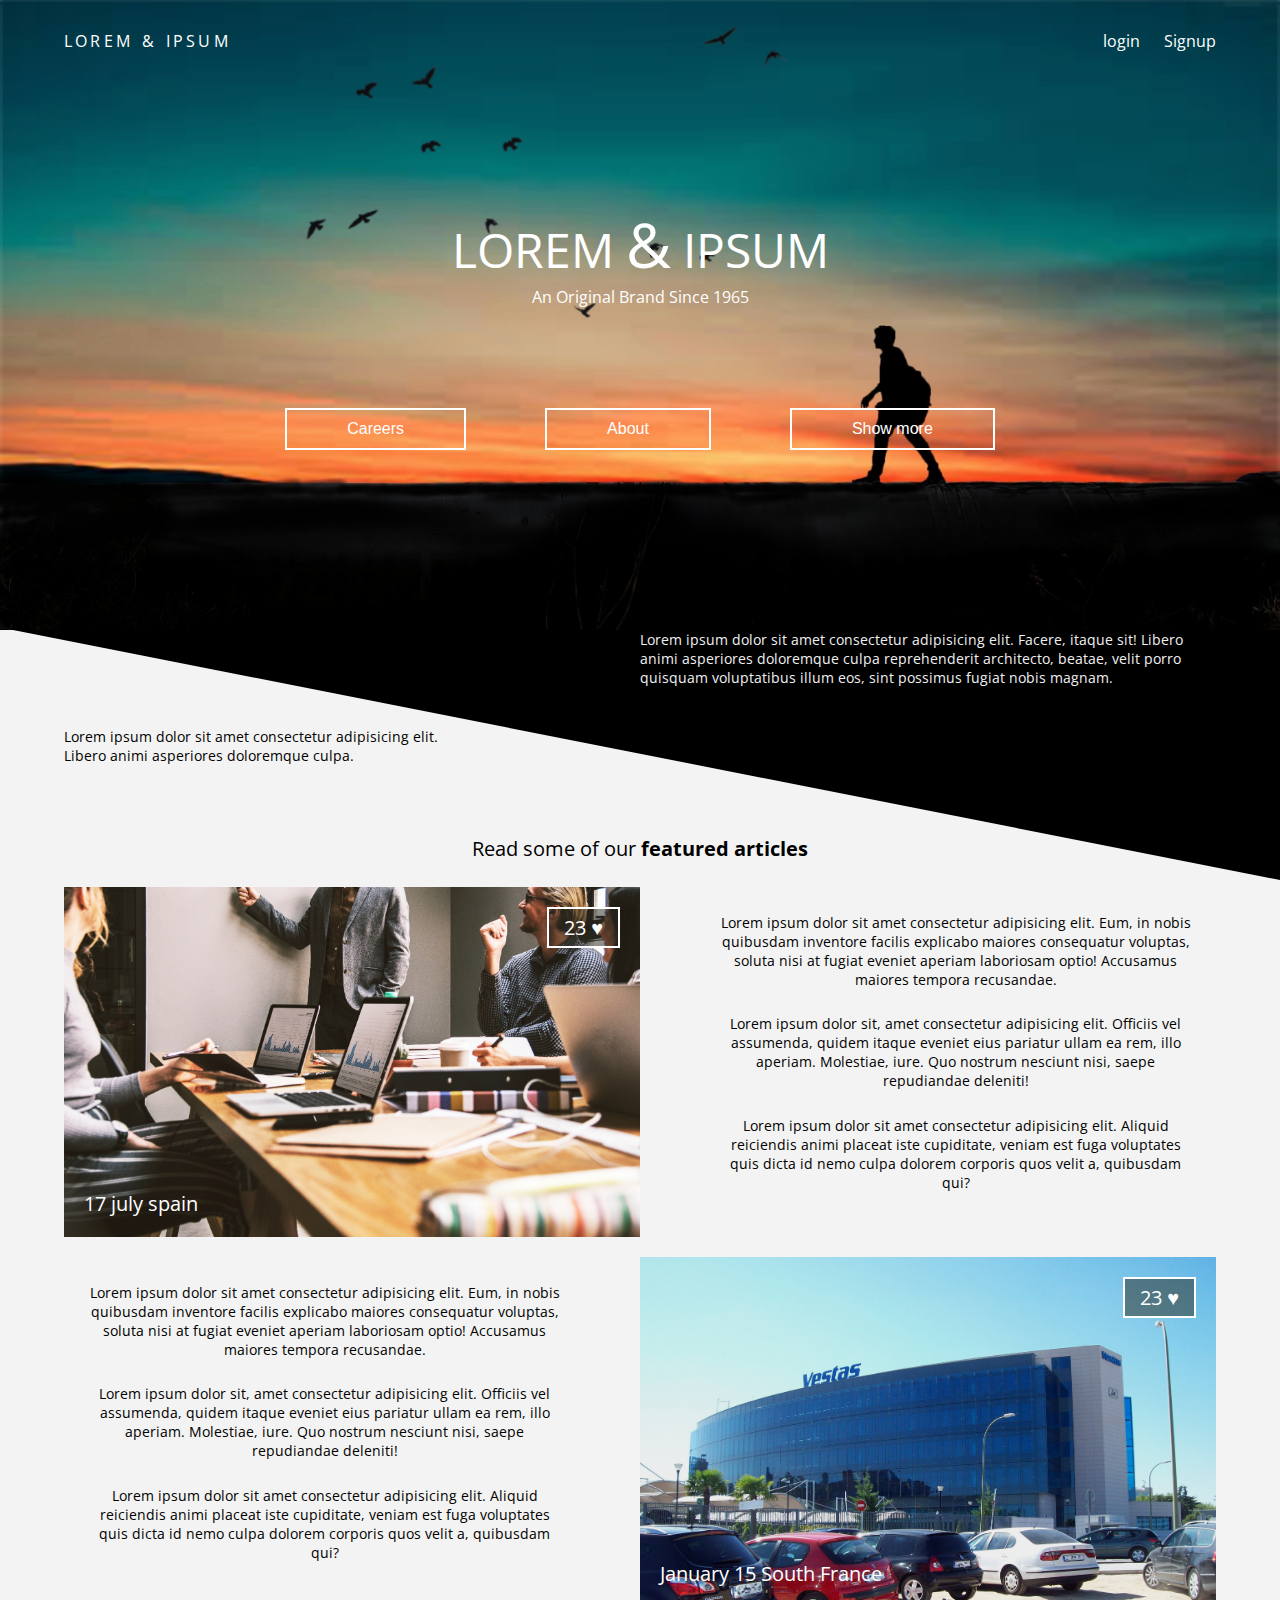
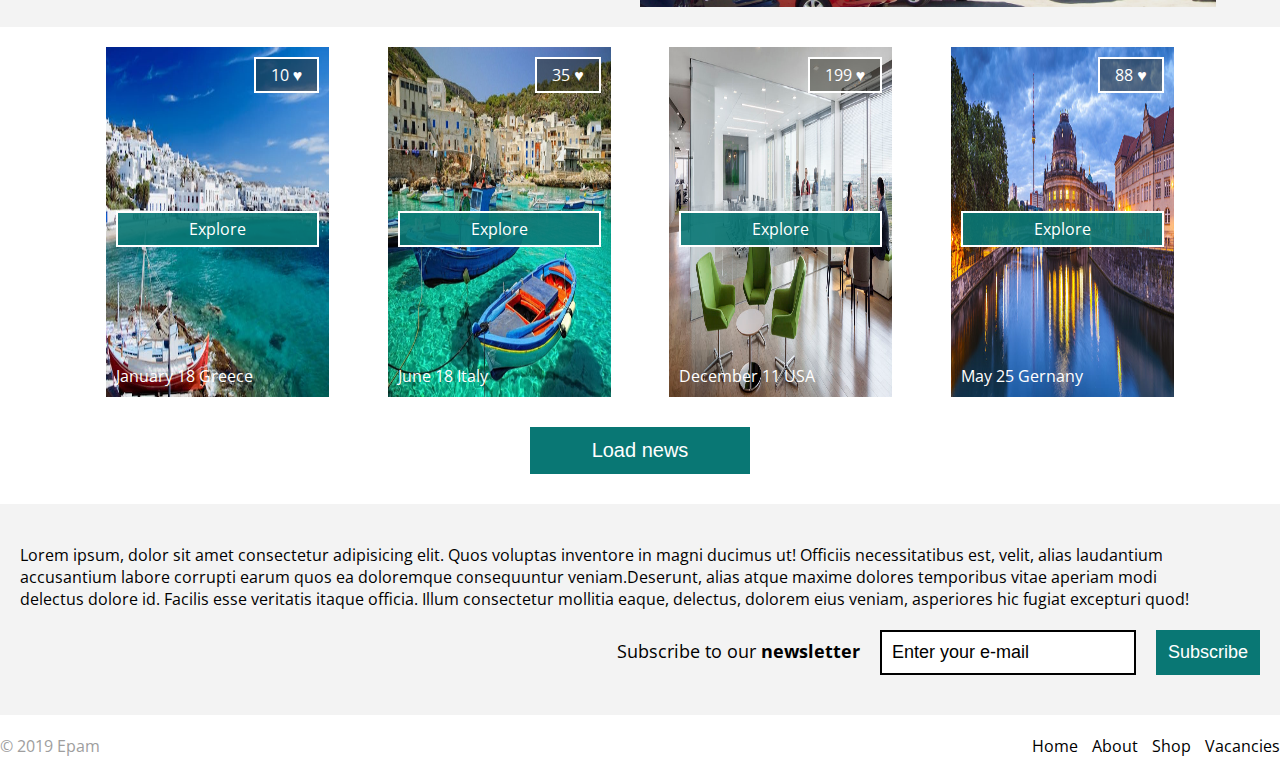
<file: FL11_HW4/homework/index.html>
<!DOCTYPE html>
<html lang="en">
<head>
    <meta charset="UTF-8">
    <meta name="viewport" content="width=device-width, initial-scale=1.0">
    <meta http-equiv="X-UA-Compatible" content="ie=edge">
    <title>Lorem</title>
    <link href="https://fonts.googleapis.com/css?family=Open+Sans:400,700&display=swap" rel="stylesheet"> 
    <link rel="stylesheet" href="css/style.css">
</head>
<body>
    <header class="bg">
        <div class="container">
            <div class="header-navbar clearfix">
                <a href="#" class="link link-logo">LOREM & IPSUM</a>
                <a href="#" class="link link-aut">login</a>
                <a href="#" class="link link-aut">Signup</a>
            </div>
            <div class="header-content">
                <span class="header-content-heading">Lorem <span>&</span> Ipsum</span>
                <p class="header-content-text">An Original Brand Since 1965</p>
                <div class="header-content-buttons">
                        <button class="header-content-button">Careers</button>
                        <button class="header-content-button">About</button>
                        <button class="header-content-button">Show more</button>
                </div>
            </div>
        </div>
    </header>
    <main>
        <section class="content-ideas">
            <div class="container">
                <div class="content-ideas-wrap">
                    <p class="content-ideas-text-right">Lorem ipsum dolor sit amet consectetur adipisicing elit. Facere, itaque sit! Libero animi asperiores doloremque culpa reprehenderit architecto, beatae, velit porro quisquam voluptatibus illum eos, sint possimus fugiat nobis magnam.</p>
                    <p class="content-ideas-text-left">Lorem ipsum dolor sit amet consectetur adipisicing elit. Libero animi asperiores doloremque culpa.</p>
                </div>
            </div>
        </section>
        <section class="content-article">
            <div class="container">
                <p class="content-article-heading">Read some of our <b>featured articles</b></p>
                <div class="article-conteiner">
                    <div class="article-item bg">
                        <span class="article-item-likes">23 ♥</span>
                        <span class="article-item-time"><time datetime='2019-07-18'>17 july</time> spain</span>
                    </div>
                    <div class="article-item">
                        <p class="article-item-text">Lorem ipsum dolor sit amet consectetur adipisicing elit. Eum, in nobis quibusdam inventore facilis explicabo maiores consequatur voluptas, soluta nisi at fugiat eveniet aperiam laboriosam optio! Accusamus maiores tempora recusandae. </p>
                        <p class="article-item-text">Lorem ipsum dolor sit, amet consectetur adipisicing elit. Officiis vel assumenda, quidem itaque eveniet eius pariatur ullam ea rem, illo aperiam. Molestiae, iure. Quo nostrum nesciunt nisi, saepe repudiandae deleniti!</p>
                        <p class="article-item-text">Lorem ipsum dolor sit amet consectetur adipisicing elit. Aliquid reiciendis animi placeat iste cupiditate, veniam est fuga voluptates quis dicta id nemo culpa dolorem corporis quos velit a, quibusdam qui?</p>
                    </div>
                    <div class="article-item">
                            <p class="article-item-text">Lorem ipsum dolor sit amet consectetur adipisicing elit. Eum, in nobis quibusdam inventore facilis explicabo maiores consequatur voluptas, soluta nisi at fugiat eveniet aperiam laboriosam optio! Accusamus maiores tempora recusandae. </p>
                            <p class="article-item-text">Lorem ipsum dolor sit, amet consectetur adipisicing elit. Officiis vel assumenda, quidem itaque eveniet eius pariatur ullam ea rem, illo aperiam. Molestiae, iure. Quo nostrum nesciunt nisi, saepe repudiandae deleniti!</p>
                            <p class="article-item-text">Lorem ipsum dolor sit amet consectetur adipisicing elit. Aliquid reiciendis animi placeat iste cupiditate, veniam est fuga voluptates quis dicta id nemo culpa dolorem corporis quos velit a, quibusdam qui?</p>
                        </div>
                    <div class="article-item bg">
                        <span class="article-item-likes">23 ♥</span>
                        <span class="article-item-time"><time datetime='2019-01-15'>January 15</time> South France</span>
                    </div>
                </div>
            </div>
        </section>
        <section class="news">
            <div class="container">
                <div class="container-news">
                    <div class="news-item bg">
                        <p class="news-item-likes">10 ♥</p>
                        <span class="news-item-link">Explore</span>
                        <span class="news-item-date"><time datetime='2019-01-18'>January 18</time> Greece</span>
                    </div>
                    <div class="news-item bg">
                        <span class="news-item-likes">35 ♥</span>
                        <span class="news-item-link">Explore</span>
                        <span class="news-item-date"><time datetime='2019-06-18'>June 18</time> Italy</span>
                    </div>
                    <div class="news-item bg">
                        <span class="news-item-likes">199 ♥</span>
                        <span class="news-item-link">Explore</span>
                        <span class="news-item-date"><time datetime='2019-12-11'>December 11</time> USA</span>
                    </div>
                    <div class="news-item bg">
                        <span class="news-item-likes">88 ♥</span>
                        <span class="news-item-link">Explore</span>
                        <span class="news-item-date"><time datetime='2019-05-25'>May 25</time> Gernany</span>
                    </div>
                </div>
                <button class="news-button">Load news</button>
            </div>
        </section>
        <section class="subscribe">
            <div class="subscribe-text">
                <p>Lorem ipsum, dolor sit amet consectetur adipisicing elit. Quos voluptas inventore in magni ducimus ut! Officiis necessitatibus est, velit, alias laudantium accusantium labore corrupti earum quos ea doloremque consequuntur veniam.Deserunt, alias atque maxime dolores temporibus vitae aperiam modi delectus dolore id. Facilis esse veritatis itaque officia. Illum consectetur mollitia eaque, delectus, dolorem eius veniam, asperiores hic fugiat excepturi quod!</p>
            </div>
            <div class="subscribe-btns">
                <form action="#" method="get">
                        <label for="email">Subscribe to our <b>newsletter</b></label><input class="subscribe-input" type="email" name="sbemail" id="email" placeholder="Enter your e-mail"><button class="subscribe-button">Subscribe</button>
                </form>
            </div>
        </section>
    </main>
    <footer>
        <div class="footer-container">
            <span class="footer-copyright">&#169; 2019 Epam</span>
            <div class="footer-nav">
                <a href="#" class="footer-nav-link">Home</a>
                <a href="#" class="footer-nav-link">About</a>
                <a href="#" class="footer-nav-link">Shop</a>
                <a href="#" class="footer-nav-link">Vacancies</a>
            </div>
        </div>
    </footer>
</body>
</html>
</file>
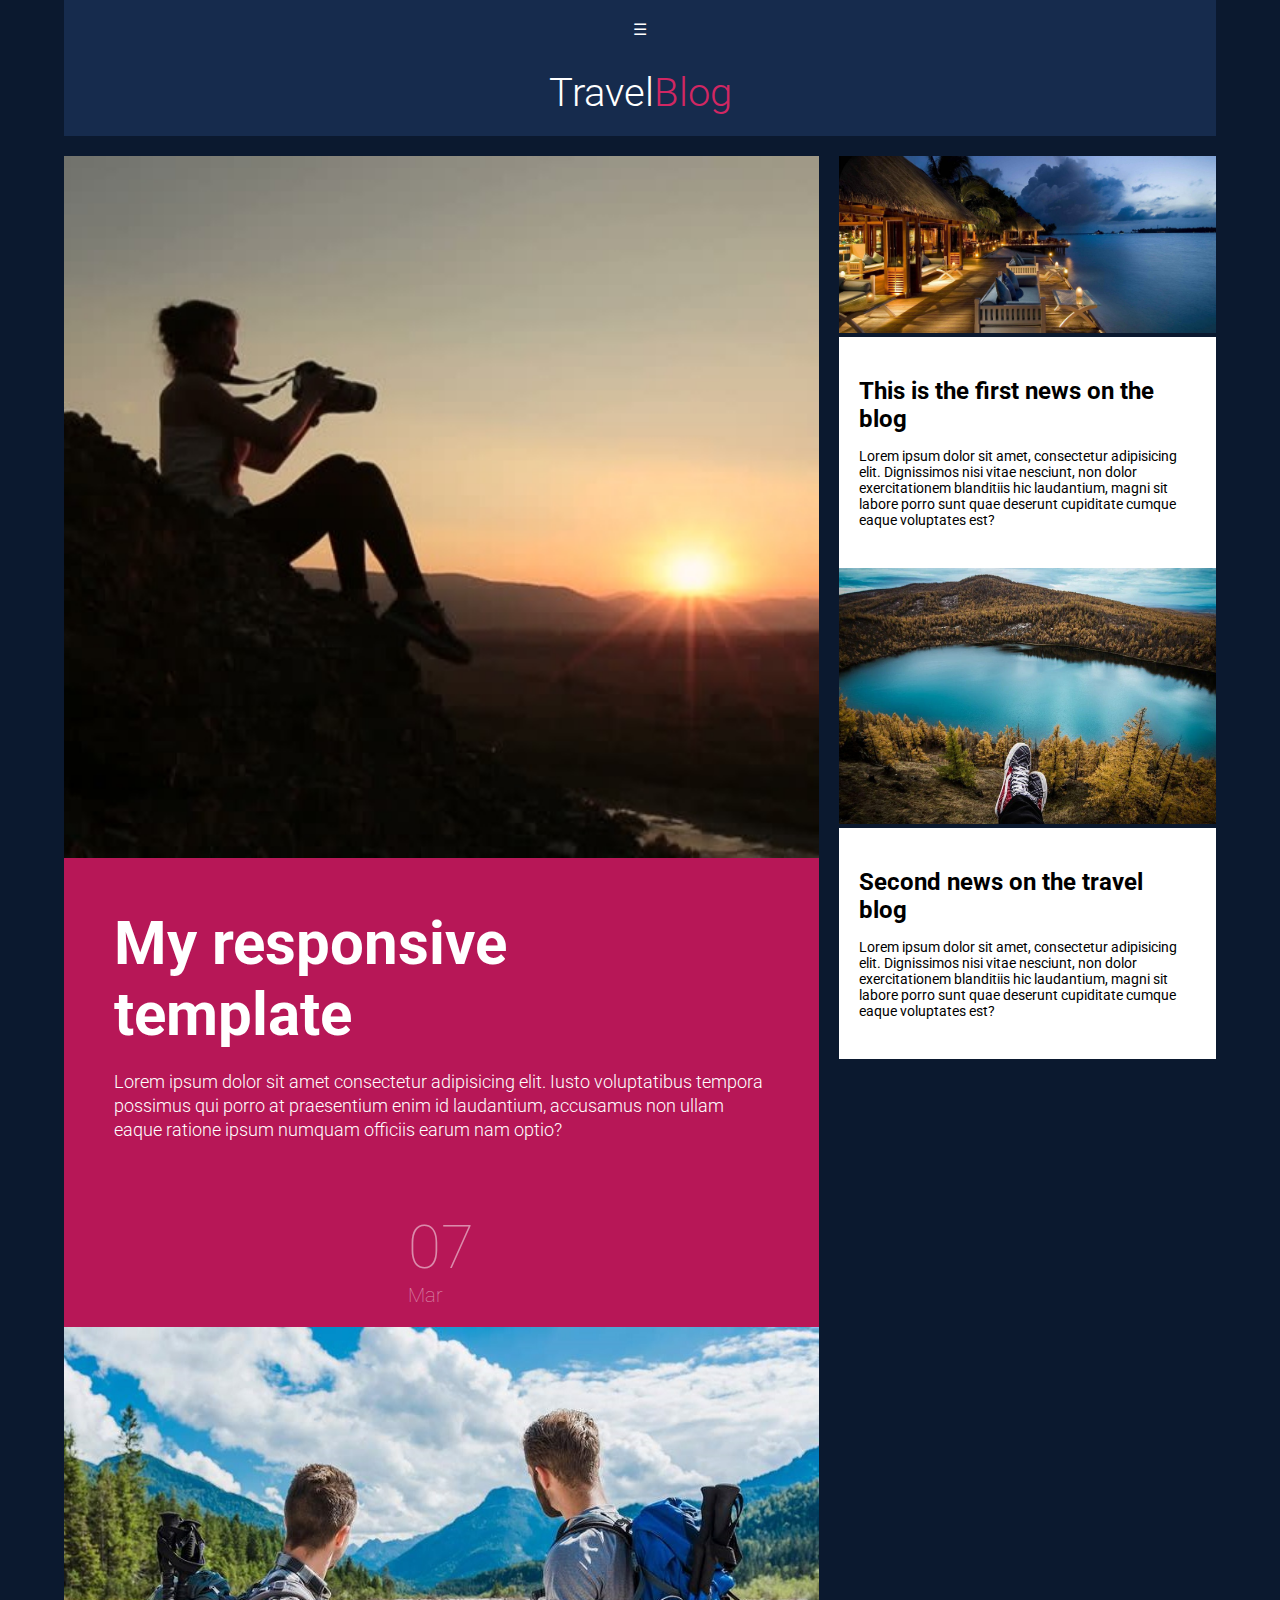
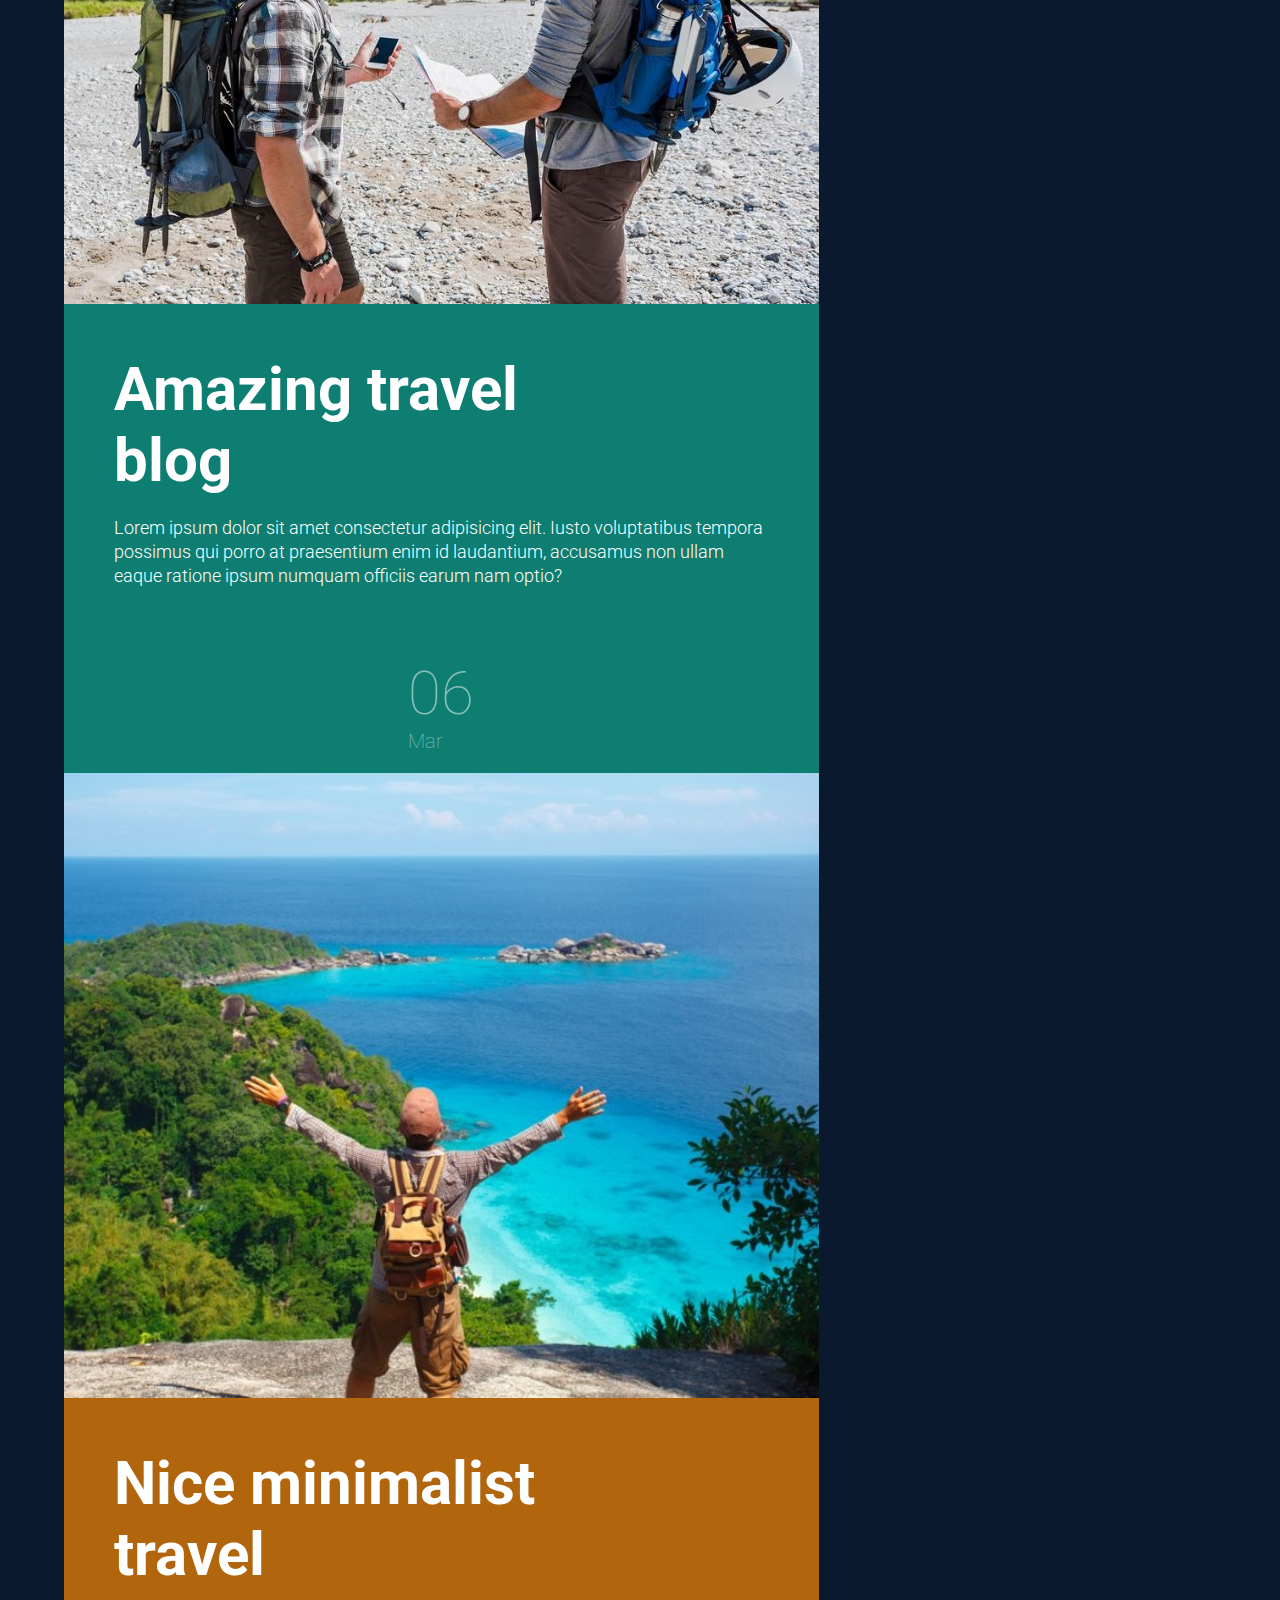
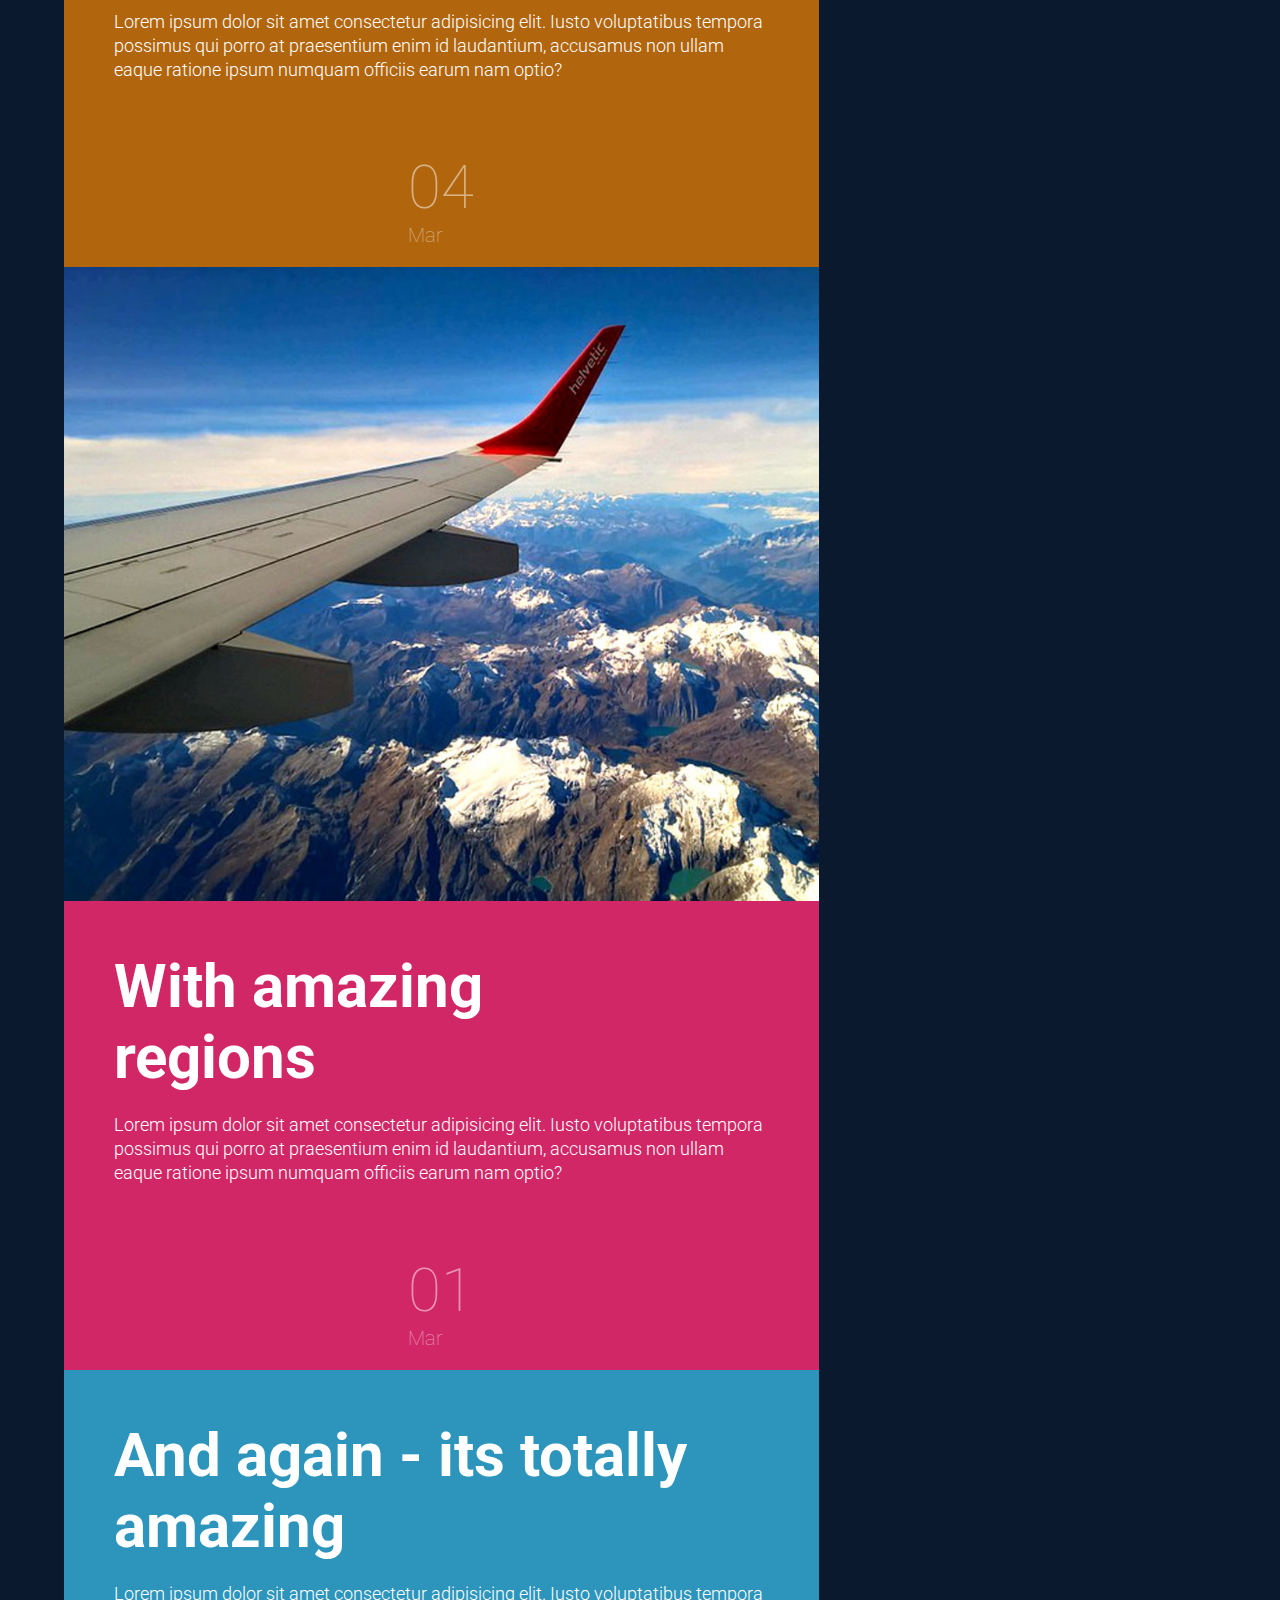
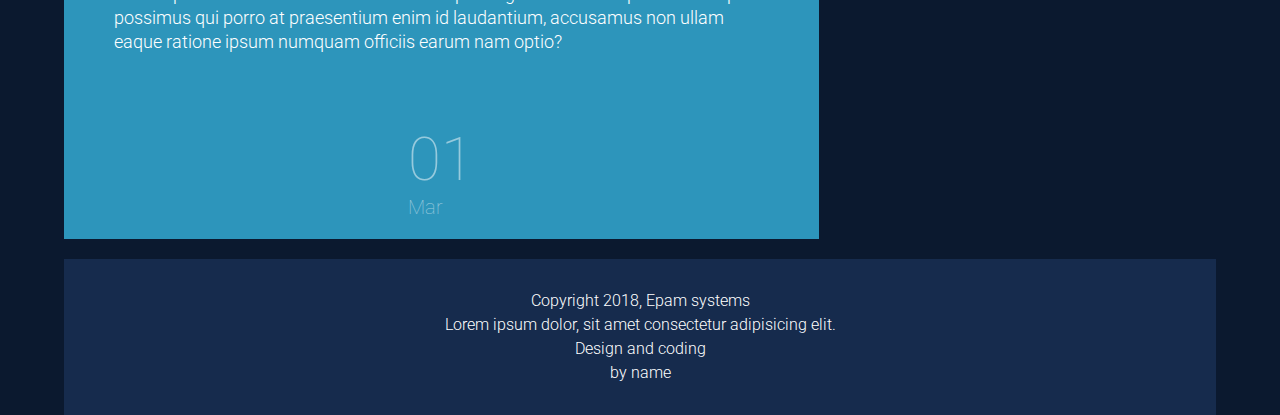
<file: FL11_HW5/homework/index.html>
<!DOCTYPE html>
<html lang="en">
<head>
  <meta charset="UTF-8">
  <meta name="viewport" content="width=device-width, initial-scale=1.0">
  <meta http-equiv="X-UA-Compatible" content="ie=edge">
  <link rel="stylesheet" href="css/styles.css">
  <link href='https://fonts.googleapis.com/css?family=Roboto:400,100,300,700&subset=latin,latin-ext' rel='stylesheet' type='text/css'>      
  <title>Responsive</title>
</head>
<body>
  <header>
    <div class="container">
      <div class="header-container">
        <div class="header-logo">
          <span>Travel<span class="color-red">Blog</span></span>
        </div>
        <div class="header-menu">
          <ul class="header-list">
            <li><a class="header-menu-link" href="#">Blog</a></li>
            <li><a class="header-menu-link" href="#">About</a></li>
            <li><a class="header-menu-link" href="#">Archive</a></li>
            <li><a class="header-menu-link" href="#">Contact</a></li>
          </ul>
          <span class="menu-icon">&#9776;</span>
        </div>
      </div>
    </div>
  </header>
  <main>
    <div class="container">
      <div class="grid-content-container">
        <div class="article-container">
          <div class="article-item">
              <div class="article-part">
                <img class="article-part-picture" src="img/post1.jpg" alt="hoho">
              </div>
              <div class="article-part post-1">
                <div class="article-part-text">
                  <h2 class="article-part-heading">My responsive template</h2>
                  <p class="article-part-content">Lorem ipsum dolor sit amet consectetur adipisicing elit. Iusto voluptatibus tempora possimus qui porro at praesentium enim id laudantium, accusamus non ullam eaque ratione ipsum numquam officiis earum nam optio?</p>
                </div>
                <div class="article-part-time">
                  <p class="article-part-day">07</p>
                  <p class="article-part-month">Mar</p>
                </div>
              </div>
          </div>
          <div class="article-item">
              <div class="article-part">
                <img class="article-part-picture" src="img/post2.jpg" alt="hoho">
              </div>
              <div class="article-part post-2">
                <div class="article-part-text">
                  <h2 class="article-part-heading">Amazing travel blog</h2>
                  <p class="article-part-content">Lorem ipsum dolor sit amet consectetur adipisicing elit. Iusto voluptatibus tempora possimus qui porro at praesentium enim id laudantium, accusamus non ullam eaque ratione ipsum numquam officiis earum nam optio?</p>
                </div>
                <div class="article-part-time">
                  <p class="article-part-day">06</p>
                  <p class="article-part-month">Mar</p>
                </div>
              </div>
          </div>
          <div class="article-item">
              <div class="article-part">
                <img class="article-part-picture" src="img/post3.jpg" alt="hoho">
              </div>
              <div class="article-part post-3">
                <div class="article-part-text">
                  <h2 class="article-part-heading">Nice minimalist travel</h2>
                  <p class="article-part-content">Lorem ipsum dolor sit amet consectetur adipisicing elit. Iusto voluptatibus tempora possimus qui porro at praesentium enim id laudantium, accusamus non ullam eaque ratione ipsum numquam officiis earum nam optio?</p>
                </div>
                <div class="article-part-time">
                  <p class="article-part-day">04</p>
                  <p class="article-part-month">Mar</p>
                </div>
              </div>
          </div>
          <div class="article-item">
              <div class="article-part">
                <img class="article-part-picture" src="img/post4.jpg" alt="hoho">
              </div>
              <div class="article-part post-4">
                <div class="article-part-text">
                  <h2 class="article-part-heading">With amazing regions</h2>
                  <p class="article-part-content">Lorem ipsum dolor sit amet consectetur adipisicing elit. Iusto voluptatibus tempora possimus qui porro at praesentium enim id laudantium, accusamus non ullam eaque ratione ipsum numquam officiis earum nam optio?</p>
                </div>
                <div class="article-part-time">
                  <p class="article-part-day">01</p>
                  <p class="article-part-month">Mar</p>
                </div>
              </div>
          </div>
          <div class="article-item">
              <div class="article-part last-item post-5">
                <div class="article-part-text">
                    <h2 class="article-part-heading">And again - its totally amazing</h2>
                    <p class="article-part-content">Lorem ipsum dolor sit amet consectetur adipisicing elit. Iusto voluptatibus tempora possimus qui porro at praesentium enim id laudantium, accusamus non ullam eaque ratione ipsum numquam officiis earum nam optio?</p>
                </div>
                <div class="article-part-time">
                    <p class="article-part-day">01</p>
                    <p class="article-part-month">Mar</p>
                </div>
              </div>
          </div>
        </div>
        <div class="aside-container">
          <div class="aside-item">
              <div class="imgaside">
                  <img src="img/news1.jpg" alt="">
              </div>
              <div class="textaside">
                  <h3>This is the first news on the blog</h3>
                  <p>Lorem ipsum dolor sit amet, consectetur adipisicing elit. Dignissimos nisi vitae nesciunt, non dolor exercitationem blanditiis hic laudantium, magni sit labore porro sunt quae deserunt cupiditate cumque eaque voluptates est?</p>
              </div>
          </div>
          <div class="aside-item">
            <div class="imgaside">
                <img src="img/news2.jpg" alt="">
            </div>
            <div class="textaside">
                <h3>Second news on the travel blog</h3>
                <p>Lorem ipsum dolor sit amet, consectetur adipisicing elit. Dignissimos nisi vitae nesciunt, non dolor exercitationem blanditiis hic laudantium, magni sit labore porro sunt quae deserunt cupiditate cumque eaque voluptates est?</p>
            </div>
          </div>
        </div>
      </div>
    </div>
  </main>
  <footer>
    <div class="container">
      <div class="footer-container">
        <div class="footer-copyright">
          <p>Copyright 2018, Epam systems</p>
          <p>Lorem ipsum dolor, sit amet consectetur adipisicing elit.</p>
        </div>
        <div class="footer-author">
          <p>Design and coding</p>
          <p>by name</p>
        </div>
      </div>
    </div>
  </footer>
</body>
</html>
</file>
<file: FL11_HW1/homework/style.css>
html,body,div,span,applet,object,iframe,h1,h2,h3,h4,h5,h6,p,blockquote,pre,a,abbr,acronym,address,big,cite,code,del,dfn,em,font,img,ins,kbd,q,s,samp,small,strike,strong,sub,sup,tt,var,b,u,i,center,dl,dt,dd,ol,ul,li,fieldset,form,label,legend,table,caption,tbody,tfoot,thead,tr,th,td{background:transparent;border:0;margin:0;padding:0;vertical-align:baseline}body{line-height:1}h1,h2,h3,h4,h5,h6{clear:both;font-weight:normal}ol,ul{list-style:none}blockquote{quotes:none}blockquote:before,blockquote:after{content:'';content:none}del{text-decoration:line-through}table{border-collapse:collapse;border-spacing:0}a img{border:0}#container{float:left;margin:0 -240px 0 0;width:100%}#primary,#secondary{float:right;overflow:hidden;width:220px}#secondary{clear:right}#footer{clear:both;width:100%}.one-column #content{margin:0 auto;width:640px}.single-attachment #content{margin:0 auto;width:900px}body,input,textarea,.page-title span,.pingback a.url{font-family:Georgia,"Bitstream Charter",serif}h3#comments-title,h3#reply-title,#access .menu,#access div.menu ul,#cancel-comment-reply-link,.form-allowed-tags,#site-info,#site-title,#wp-calendar,.comment-meta,.comment-body tr th,.comment-body thead th,.entry-content label,.entry-content tr th,.entry-content thead th,.entry-meta,.entry-title,.entry-utility,#respond label,.navigation,.page-title,.pingback p,.reply,.widget-title,.wp-caption-text{font-family:"Helvetica Neue",Arial,Helvetica,"Nimbus Sans L",sans-serif}input[type="submit"]{font-family:"Helvetica Neue",Arial,Helvetica,"Nimbus Sans L",sans-serif}pre{font-family:"Courier 10 Pitch",Courier,monospace}code{font-family:Monaco,Consolas,"Andale Mono","DejaVu Sans Mono",monospace}#access .menu-header,div.menu,#colophon,#branding,#main,#wrapper{margin:0 auto;width:940px}#wrapper{background:#fff;margin-top:20px;padding:0 20px}#footer-widget-area{overflow:hidden}#footer-widget-area .widget-area{float:left;margin-right:20px;width:220px}#footer-widget-area #fourth{margin-right:0}#site-info{float:left;font-size:14px;font-weight:bold;width:700px}#site-generator{float:right;width:220px}body{background:#f1f1f1}body,input,textarea{color:#666;font-size:12px;line-height:18px}hr{background-color:#e7e7e7;border:0;clear:both;height:1px;margin-bottom:18px}p{margin-bottom:18px}ul{list-style:square;margin:0 0 18px 1.5em}ol{list-style:decimal;margin:0 0 18px 1.5em}ol ol{list-style:upper-alpha}ol ol ol{list-style:lower-roman}ol ol ol ol{list-style:lower-alpha}ul ul,ol ol,ul ol,ol ul{margin-bottom:0}dl{margin:0 0 24px 0}dt{font-weight:bold}dd{margin-bottom:18px}strong{font-weight:bold}cite,em,i{font-style:italic}big{font-size:131.25%}ins{background:#ffc;text-decoration:none}blockquote{font-style:italic;padding:0 3em}blockquote cite,blockquote em,blockquote i{font-style:normal}pre{background:#f7f7f7;color:#222;line-height:18px;margin-bottom:18px;overflow:auto;padding:1.5em}abbr,acronym{cursor:help}sup,sub{height:0;line-height:1;position:relative;vertical-align:baseline}sup{bottom:1ex}sub{top:.5ex}small{font-size:smaller}input{margin-bottom:10px}input[type="text"],input[type="password"],input[type="email"],input[type="url"],input[type="number"],textarea{background:#f9f9f9;border:1px solid #ccc;box-shadow:inset 1px 1px 1px rgba(0,0,0,0.1);-moz-box-shadow:inset 1px 1px 1px rgba(0,0,0,0.1);-webkit-box-shadow:inset 1px 1px 1px rgba(0,0,0,0.1);padding:2px}a:link{color:#06c}a:visited{color:#743399}a:active,a:hover{color:#ff4b33}.screen-reader-text{clip:rect(1px,1px,1px,1px);overflow:hidden;position:absolute !important;height:1px;width:1px}#header{padding:30px 0 0 0}#site-title{float:left;font-size:30px;line-height:36px;margin:0 0 18px 0;width:700px}#site-title a{color:#000;font-weight:bold;text-decoration:none}#site-description{color:#000;clear:right;float:right;font-style:italic;margin:15px 0 18px 0;opacity:.65;width:220px}#branding img{border-top:4px solid #000;border-bottom:1px solid #000;display:block;float:left}#access{background:#000;display:block;float:left;margin:0 auto;width:940px}#access .menu-header,div.menu{font-size:13px;margin-left:12px;width:928px}#access .menu-header ul,div.menu ul{list-style:none;margin:0}#access .menu-header li,div.menu li{float:left;position:relative}#access a{color:#aaa;display:block;line-height:38px;padding:0 10px;text-decoration:none}#access ul ul{box-shadow:0 3px 3px rgba(0,0,0,0.2);-moz-box-shadow:0 3px 3px rgba(0,0,0,0.2);-webkit-box-shadow:0 3px 3px rgba(0,0,0,0.2);display:none;position:absolute;top:38px;left:0;float:left;width:180px;z-index:99999}#access ul ul li{min-width:180px}#access ul ul ul{left:100%;top:0}#access ul ul a{background:#333;line-height:1em;padding:10px;width:160px;height:auto}#access li:hover>a,#access ul ul:hover>a{background:#333;color:#fff}#access ul li:hover>ul{display:block}#access ul li.current_page_item>a,#access ul li.current_page_ancestor>a,#access ul li.current-menu-ancestor>a,#access ul li.current-menu-item>a,#access ul li.current-menu-parent>a{color:#fff}* html #access ul li.current_page_item a,* html #access ul li.current_page_ancestor a,* html #access ul li.current-menu-ancestor a,* html #access ul li.current-menu-item a,* html #access ul li.current-menu-parent a,* html #access ul li a:hover{color:#fff}#main{clear:both;overflow:hidden;padding:40px 0 0 0}#content{margin-bottom:36px}#content,#content input,#content textarea{color:#333;font-size:16px;line-height:24px}#content p,#content ul,#content ol,#content dd,#content pre,#content hr{margin-bottom:24px}#content ul ul,#content ol ol,#content ul ol,#content ol ul{margin-bottom:0}#content pre,#content kbd,#content tt,#content var{font-size:15px;line-height:21px}#content code{font-size:13px}#content dt,#content th{color:#000}#content h1,#content h2,#content h3,#content h4,#content h5,#content h6{color:#000;line-height:1.5em;margin:0 0 20px 0}#content table{border:1px solid #e7e7e7;margin:0 -1px 24px 0;text-align:left;width:100%}#content tr th,#content thead th{color:#777;font-size:12px;font-weight:bold;line-height:18px;padding:9px 24px;border-right:1px solid #e7e7e7}#content tr td{border-top:1px solid #e7e7e7;padding:6px 24px;border-right:1px solid #e7e7e7}#content tr.odd td{background:#f2f7fc}.hentry{margin:0 0 48px 0}.home .sticky{background:#f2f7fc;border-top:4px solid #000;margin-left:-20px;margin-right:-20px;padding:18px 20px}.single .hentry{margin:0 0 36px 0}.page-title{color:#000;font-size:14px;font-weight:bold;margin:0 0 36px 0}.page-title span{color:#333;font-size:16px;font-style:italic;font-weight:normal}.page-title a:link,.page-title a:visited{color:#777;text-decoration:none}.page-title a:active,.page-title a:hover{color:#ff4b33}#content .entry-title{color:#000;font-size:21px;font-weight:bold;line-height:1.3em;margin-bottom:0}.entry-title a:link,.entry-title a:visited{color:#000;text-decoration:none}.entry-title a:active,.entry-title a:hover{color:#ff4b33}.entry-meta{color:#777;font-size:12px}.entry-meta abbr,.entry-utility abbr{border:0}.entry-meta abbr:hover,.entry-utility abbr:hover{border-bottom:1px dotted #666}.single-author .by-author{position:absolute !important;clip:rect(1px 1px 1px 1px);clip:rect(1px,1px,1px,1px)}.entry-content,.entry-summary{clear:both;padding:12px 0 0 0}.entry-content .more-link{white-space:nowrap}#content .entry-summary p:last-child{margin-bottom:12px}.entry-content fieldset{border:1px solid #e7e7e7;margin:0 0 24px 0;padding:24px}.entry-content fieldset legend{background:#fff;color:#000;font-weight:bold;padding:0 24px}.entry-content input{margin:0 0 24px 0}.entry-content input.file,.entry-content input.button{margin-right:24px}.entry-content label{color:#777;font-size:12px}.entry-content select{margin:0 0 24px 0}.entry-content sup,.entry-content sub{font-size:10px}.entry-content blockquote.left{float:left;margin-left:0;margin-right:24px;text-align:right;width:33%}.entry-content blockquote.right{float:right;margin-left:24px;margin-right:0;text-align:left;width:33%}.page-link{clear:both;color:#000;font-weight:bold;line-height:48px;word-spacing:.5em}.page-link a:link,.page-link a:visited{background:#f1f1f1;color:#333;font-weight:normal;padding:.5em .75em;text-decoration:none}.home .sticky .page-link a{background:#d9e8f7}.page-link a:active,.page-link a:hover{color:#ff4b33}body.page .edit-link{clear:both;display:block}#entry-author-info{background:#f2f7fc;border-top:4px solid #000;clear:both;font-size:14px;line-height:20px;margin:24px 0;overflow:hidden;padding:18px 20px}#entry-author-info #author-avatar{background:#fff;border:1px solid #e7e7e7;float:left;height:60px;margin:0 -104px 0 0;padding:11px}#entry-author-info #author-description{float:left;margin:0 0 0 104px}#entry-author-info h2{color:#000;font-size:100%;font-weight:bold;margin-bottom:0}.entry-utility{clear:both;color:#777;font-size:12px;line-height:18px}.entry-meta a,.entry-utility a{color:#777}.entry-meta a:hover,.entry-utility a:hover{color:#ff4b33}#content .video-player{padding:0}.format-standard .wp-video,.format-standard .wp-audio-shortcode,.format-audio .wp-audio-shortcode,.format-standard .video-player{margin-bottom:24px}.home #content .format-aside p,.home #content .category-asides p{font-size:14px;line-height:20px;margin-bottom:10px;margin-top:0}.format-gallery .size-thumbnail img,.category-gallery .size-thumbnail img{border:10px solid #f1f1f1;margin-bottom:0}.format-gallery .gallery-thumb,.category-gallery .gallery-thumb{float:left;margin-right:20px;margin-top:-4px}.home #content .format-gallery .entry-utility,.home #content .category-gallery .entry-utility{padding-top:4px}.attachment .entry-content .entry-caption{font-size:140%;margin-top:24px}.attachment .entry-content .nav-previous a:before{content:'\2190\00a0'}.attachment .entry-content .nav-next a:after{content:'\00a0\2192'}#content img.size-auto,#content img.size-full,#content img.size-large,#content img.size-medium,#content .entry-attachment img,#content .widget-container img{max-width:100%;height:auto}#ie8 #content img.size-auto,#ie8 #content img.size-full,#ie8 #content img.size-large,#ie8 #content img.size-medium,#ie8 #content .entry-attachment img{width:auto}.alignleft,img.alignleft{display:inline;float:left;margin-right:24px;margin-top:4px}.alignright,img.alignright{display:inline;float:right;margin-left:24px;margin-top:4px}.aligncenter,img.aligncenter{clear:both;display:block;margin-left:auto;margin-right:auto}img.alignleft,img.alignright,img.aligncenter{margin-bottom:12px}.wp-caption{background:#f1f1f1;line-height:18px;margin-bottom:20px;max-width:100%;padding:4px;text-align:center}.wp-caption img{margin:5px 5px 0;max-width:622px}.wp-caption p.wp-caption-text{color:#777;font-size:12px;margin:5px}.wp-smiley{margin:0}.gallery{margin:0 auto 18px}.gallery .gallery-item{float:left;margin-top:0;text-align:center}.gallery-columns-1 .gallery-item{width:100%}.gallery-columns-2 .gallery-item{width:50%}.gallery-columns-3 .gallery-item{width:33%}.gallery-columns-4 .gallery-item{width:25%}.gallery-columns-5 .gallery-item{width:20%}.gallery-columns-6 .gallery-item{width:16%}.gallery-columns-7 .gallery-item{width:14%}.gallery-columns-8 .gallery-item{width:12%}.gallery-columns-9 .gallery-item{width:11%}.gallery-columns-1 img{max-width:620px}.gallery-columns-2 img{max-width:288px}.gallery-columns-3 img{max-width:177px}.gallery-columns-4 img{max-width:122px}.gallery-columns-5 img{max-width:88px}.gallery-columns-6 img{max-width:66px}.gallery-columns-7 img{max-width:50px}.gallery-columns-8 img{max-width:39px}.gallery-columns-9 img{max-width:29px}.gallery-item img{height:auto}.gallery-columns-2 .attachment-medium{max-width:92%;height:auto}.gallery-columns-4 .attachment-thumbnail{max-width:84%;height:auto}.gallery .gallery-caption{color:#777;font-size:12px;margin:0 0 12px}.gallery dl{margin:0}.gallery img{border:10px solid #f1f1f1}.gallery br+br{display:none}#content .entry-attachment img{display:block;margin:0 auto}.navigation{color:#777;font-size:12px;line-height:18px;overflow:hidden}.navigation a:link,.navigation a:visited{color:#777;text-decoration:none}.navigation a:active,.navigation a:hover{color:#ff4b33}.nav-previous{float:left;width:50%}.nav-next{float:right;text-align:right;width:50%}#nav-above{margin:0 0 18px 0}#nav-above{display:none}.paged #nav-above,.single #nav-above{display:block}#nav-below{margin:-18px 0 0 0}#comments{clear:both}#comments .navigation{padding:0 0 18px 0}h3#comments-title,h3#reply-title{color:#000;font-size:20px;font-weight:bold;margin-bottom:0}h3#comments-title{padding:24px 0}.commentlist{list-style:none;margin:0}.commentlist li.comment{border-bottom:1px solid #e7e7e7;line-height:24px;margin:0 0 24px 0;padding:0 0 0 56px;position:relative}.commentlist li:last-child{border-bottom:0;margin-bottom:0}#comments .comment-body ul,#comments .comment-body ol{margin-bottom:18px}#comments .comment-body p:last-child{margin-bottom:6px}#comments .comment-body blockquote p:last-child{margin-bottom:24px}.commentlist ol{list-style:decimal}.commentlist .avatar{position:absolute;top:4px;left:0}.comment-author cite{color:#000;font-style:normal;font-weight:bold}.comment-author .says{font-style:italic}.comment-meta{font-size:12px;margin:0 0 18px 0}.comment-meta a:link,.comment-meta a:visited{color:#777;text-decoration:none}.comment-meta a:active,.comment-meta a:hover{color:#ff4b33}.commentlist .bypostauthor>div{background:#f2f7fc;border-top:4px solid #000;margin-bottom:10px;padding:10px 0 0 20px}.reply{font-size:12px;padding:0 0 24px 0}.reply a,a.comment-edit-link{color:#777}.reply a:hover,a.comment-edit-link:hover{color:#ff4b33}.commentlist .children{list-style:none;margin:0}.commentlist .children li{border:0;margin:0}.nopassword,.nocomments{display:none}#comments .pingback{border-bottom:1px solid #e7e7e7;margin-bottom:18px;padding-bottom:18px}.commentlist li.comment+li.pingback{margin-top:-6px}#comments .pingback p{color:#777;display:block;font-size:12px;line-height:18px;margin:0}#comments .pingback .url{font-size:13px;font-style:italic}input[type="submit"]{color:#333}form{text-align:right}input{width:200px}#respond{border-top:1px solid #e7e7e7;margin:24px 0;overflow:hidden;position:relative}#respond p{margin:0}#respond .comment-notes{margin-bottom:1em}.form-allowed-tags{line-height:1em}.children #respond{margin:0 48px 0 0}h3#reply-title{margin:18px 0}#comments-list #respond{margin:0 0 18px 0}#comments-list ul #respond{margin:0}#cancel-comment-reply-link{font-size:12px;font-weight:normal;line-height:18px}#respond .required{color:#ff4b33;font-weight:bold}#respond label{color:#777;font-size:12px}#respond input{margin:0 0 9px;width:98%}#respond textarea{width:98%}#respond .form-allowed-tags{color:#777;font-size:12px;line-height:18px}#respond .form-allowed-tags code{font-size:11px}#respond .form-submit{margin:12px 0}#respond .form-submit input{font-size:14px;width:auto}.widget-area ul{list-style:none;margin-left:0}.widget-area ul ul{list-style:square;margin-left:1.3em}.widget-area select{max-width:100%}.widget_search #s{width:60%}.widget_search label{display:none}.widget-container{word-wrap:break-word;-webkit-hyphens:auto;-moz-hyphens:auto;hyphens:auto;margin:0 0 18px 0}.widget-container .wp-caption img{margin:auto}.widget-container.widget_image .wp-caption{width:auto}.widget-container.widget_image .wp-caption img{margin-left:-8px}.widget-title{color:#222;font-size:14px;font-weight:bold}.widget-area a:link,.widget-area a:visited{text-decoration:none}.widget-area a:active,.widget-area a:hover{text-decoration:underline}.widget-area .entry-meta{font-size:11px}#wp_tag_cloud div{line-height:1.6em}#wp-calendar{width:100%}#wp-calendar caption{color:#222;font-size:14px;font-weight:bold;padding-bottom:4px;text-align:left}#wp-calendar thead{font-size:11px}#wp-calendar tbody{color:#aaa}#wp-calendar tbody td{background:#f5f5f5;border:1px solid #fff;padding:3px 0 2px;text-align:center}#wp-calendar tbody .pad{background:0}#wp-calendar tfoot #next{text-align:right}.widget_rss a.rsswidget{color:#000}.widget_rss a.rsswidget:hover{color:#ff4b33}.widget_rss .widget-title img{width:11px;height:11px}#main .widget-area ul{margin-left:0;padding:0 20px 0 0}#main .widget-area ul ul{border:0;margin-left:1.3em;padding:0}#main .widget-container.music-player ul{margin:0}#footer{margin-bottom:20px}#colophon{border-top:4px solid #000;margin-top:-4px;overflow:hidden;padding:18px 0}#site-info{font-weight:bold}#site-info a{color:#000;text-decoration:none}#site-generator{font-style:italic;position:relative}#site-generator a{background:url(images/wordpress.png) center left no-repeat;color:#666;display:inline-block;line-height:16px;padding-left:20px;text-decoration:none}#site-generator a:hover{text-decoration:underline}img#wpstats{display:block;margin:0 auto 10px}pre{-webkit-text-size-adjust:140%}code{-webkit-text-size-adjust:160%}#access,.entry-meta,.entry-utility,.navigation,.widget-area{-webkit-text-size-adjust:120%}#site-description{-webkit-text-size-adjust:none}@media print{body{background:none !important}#wrapper{clear:both !important;display:block !important;float:none !important;position:relative !important}#header{border-bottom:2pt solid #000;padding-bottom:18pt}#colophon{border-top:2pt solid #000}#site-title,#site-description{float:none;line-height:1.4em;margin:0;padding:0}#site-title{font-size:13pt}.entry-content{font-size:14pt;line-height:1.6em}.entry-title{font-size:21pt}#access,#branding img,#respond,.comment-edit-link,.edit-link,.navigation,.page-link,.widget-area{display:none !important}#container,#header,#footer{margin:0;width:100%}#content,.one-column #content{margin:24pt 0 0;width:100%}.wp-caption p{font-size:11pt}#site-info,#site-generator{float:none;width:auto}#colophon{width:auto}img#wpstats{display:none}#site-generator a{margin:0;padding:0}#entry-author-info{border:1px solid #e7e7e7}#main{display:inline}.home .sticky{border:0}}img{width:140px;vertical-align:middle;display:block;margin:0 auto;margin-left:calc(50% - 50px);margin-bottom:20px}nav>a{padding:10px;color:#0279c1}nav>a b:hover{color:#00527a}nav>a:visited{color:#0279c1}article{padding-left:10px}footer{margin-top:20px;padding:40px 20px;text-align:center;background:#3333}
</file>
<file: FL11_HW11/homework/assets/material-icons/material-icons.css>
@font-face {
  font-family: 'Material Icons';
  font-style: normal;
  font-weight: 400;
  src: url(MaterialIcons-Regular.eot); /* For IE6-8 */
  src: local('Material Icons'),
       local('MaterialIcons-Regular'),
       url(MaterialIcons-Regular.woff2) format('woff2'),
       url(MaterialIcons-Regular.woff) format('woff'),
       url(MaterialIcons-Regular.ttf) format('truetype');
}

.material-icons {
  font-family: 'Material Icons';
  font-weight: normal;
  font-style: normal;
  font-size: 24px;  /* Preferred icon size */
  display: inline-block;
  line-height: 1;
  text-transform: none;
  letter-spacing: normal;
  word-wrap: normal;
  white-space: nowrap;
  direction: ltr;

  /* Support for all WebKit browsers. */
  -webkit-font-smoothing: antialiased;
  /* Support for Safari and Chrome. */
  text-rendering: optimizeLegibility;

  /* Support for Firefox. */
  -moz-osx-font-smoothing: grayscale;

  /* Support for IE. */
  font-feature-settings: 'liga';
}
</file>
<file: FL11_HW11/homework/assets/styles.css>
*{
  margin: 0;
  padding: 0;
}

h2,
p{
  text-align: center;
}

i{
  margin: 0.25rem;
}

.container{
  max-width: 800px;
  margin: 0 auto;
  padding-top: 1rem;
}

.header{
  font-size: 36px;
  color: skyblue;
}

.input-add{
  display: inline-block;
  width: 80%;
  padding: 1rem;
  margin: 1rem 0;
  font-size: 18px;
}

.plus-btn{
  margin-left: 5%;
  padding: 0.25rem 0.5rem;
  font-size: 24px;
  color: #fff;
  background: rgba(170, 178, 178, 0.9);
  border: none;
  cursor: pointer;
  outline: none;
}

.plus-btn:disabled {
  opacity: 0.7;
}

hr{
  color: aqua;
}

.ulist{
  list-style: none;
  padding-left: 0;
}

li{
  font-size: 18px;
  display: flex;
  justify-content: flex-start;
  align-items: center;
  color: skyblue;
}

li:first-child{
  margin-top: 0.5rem;
}

input[type = checkbox]{
  margin: 0.25rem;
}

li input[type = text]{
  padding: 0.25rem;
}

.delete{
  margin-left: auto;;
}

.btn-i{
  cursor: pointer;
  color: rgb(80, 15, 201);
}

.btn-i:hover{
  opacity: 0.5;
}

.notdisplay{
  display: none;
}

.display{
  display: block;
}

[draggable] {
  user-select: none;
}
</file>
<file: FL11_HW12/homework/assets/styles.css>
/* Your styles go here */

*{
  margin: 0;
  padding: 0;
  box-sizing: border-box;
}

.display{
  display: block;
}
.nodisplay{
  display: none;
}

.container{
  padding-top: 2rem;
  max-width: 500px;
  margin: 0 auto;
  text-align: center;
}

.btn-header{
  margin: 1rem 0;
}

ul{
  list-style: none;
}

ul span{
  font-size: 18px;
  padding: 1rem 2rem;
}

li button > img{
  vertical-align: middle;
  width: 20px;
  height: 20px;
}

li + li {
  margin-top: 1.25rem;
}

span{
  margin: 0 0.25rem;
}

input[type = text]{
  width: 100%;
  margin: 1rem 0;
  padding: 0.5rem;
}

input[type = text]:focus{
  border: 1px solid blue;
}

button{
  padding: 0.5rem;
  border: 1px solid #000;
  background: none;
  border-radius: 25%;
  outline: none;
  cursor: pointer;
  -webkit-border-radius: 25%;
  -moz-border-radius: 25%;
  -ms-border-radius: 25%;
  -o-border-radius: 25%;
}

.done{
  background: grey;
  color: #fff;
  border-radius: 25%;
  -webkit-border-radius: 25%;
  -moz-border-radius: 25%;
  -ms-border-radius: 25%;
  -o-border-radius: 25%;
}

.modal{
  width: 200px;
  height: 100px;
  background: red;
  color: white;
  position: absolute;
  top: 25px;
}
</file>
<file: FL11_HW2/homework/css/general.css>
/* 

please don't edit this styles

*/

h2.tm-section-title {
    color: lightskyblue;
}

a:focus {
    color: #666;
    outline: 0
}

ul {
    padding: 0;
    margin: 0
}

body {
    background-color: #f5f5f5;
    color: #000;
    font-family: 'Open Sans', Helvetica, Arial, sans-serif;
    font-size: 16px;
    font-weight: 300;
    padding-top: 30px;
    overflow-x: hidden
}

section:before {
    position: absolute;
    z-index: 1
}

.box,
.tm-content-box,
.tm-main-nav {
    background-color: #fff
}

.tm-sidebar {
    z-index: 10;
    position: fixed;
    left: 0;
    right: 0;
    top: 0;
    width: 100%;
}

.tm-sidebar ul{
    margin: 0px;
    display: flex;
}

.tm-main-nav {
    font-size: 1.5em;
    text-align: center
}

.tm-nav-item {
    list-style: none;
    width: 100%;
}

.tm-nav-item-link {
    border: 1px solid transparent;
    color: #666;
    display: block;
    padding: 10px;
    width: 100%;
    -webkit-transition: all .3s ease;
    transition: all .3s ease
}

.carousel-indicators li,
.tm-banner-inner {
    border: 1px solid lightgrey
}


.tm-nav-item-link.active,
.tm-nav-item-link:hover {
    color: #666;
    text-decoration: none;
}

.tm-nav-item-link:focus {
    text-decoration: none
}

.tm-banner-text,
.tm-banner-title,
.tm-section-title {
    color: #666;
    font-weight: 300;
    margin: 0
}

.tm-section-title {
    margin-bottom: 20px
}

.tm-section-title-box {
    margin-bottom: 0
}

.tm-banner-title {
    font-size: 3.3em;
    letter-spacing: 2px;
    text-transform: uppercase
}

.tm-main-content {
    padding-top: 70px;
}

.tm-content-box {
    overflow: hidden;
    margin-bottom: 30px
}

.padding-medium {
    padding: 40px
}

.tm-banner {
    padding: 30px
}

.tm-banner-inner {
    padding: 30px 0;
    height: 100%;
    text-align: center;
    display: flex;
    -webkit-box-orient: vertical;
    -webkit-box-direction: normal;
    -webkit-flex-direction: column;
    -ms-flex-direction: column;
    flex-direction: column;
    -webkit-box-align: center;
    -webkit-align-items: center;
    -ms-flex-align: center;
    align-items: center;
    -webkit-box-pack: center;
    -webkit-justify-content: center;
    -ms-flex-pack: center;
    justify-content: center
}

.tm-banner-inner img{
    width: 120px;
}

.tm-banner-text {
    font-size: 1.4em
}

.boxes,
.tm-box-bg-title {
    display: -webkit-box;
    display: -webkit-flex;
    display: -ms-flexbox
}

/*.flex-item {*/
    /*-webkit-box-flex: 0 1 auto;*/
    /*-webkit-flex: 0 1 auto;*/
    /*-ms-flex: 0 1 auto;*/
    /*flex: 0 1 auto*/
/*}*/

.section-description {
    line-height: 1.8;
    margin-bottom: 25px
}

.section-description:last-child {
    margin-bottom: 0
}

.tm-team-description-container {
    max-width: 500px
}

.tm-team-info {
    display: flex
}

.box {
    list-style: none;
    width: 33.3333%;
    height: auto;
}

.box-bg {
    position: relative
}

.box-img {
    width: 100%;
}

.tm-box-bg-title {
    position: absolute;
    top: 0;
    right: 0;
    bottom: 0;
    left: 0;
    display: flex;
    -webkit-box-align: center;
    -webkit-align-items: center;
    -ms-flex-align: center;
    align-items: center;
    -webkit-box-pack: center;
    -webkit-justify-content: center;
    -ms-flex-pack: center;
    justify-content: center
}

.boxes {
    display: flex;
    -webkit-flex-wrap: wrap;
    -ms-flex-wrap: wrap;
    flex-wrap: wrap
}

.gallery-container a {
    cursor: -webkit-zoom-in;
    cursor: zoom-in
}

.carousel {
    position: relative;
    height: auto;
    padding: 50px 50px 80px;
    text-align: center
}

.carousel-indicators {
    bottom: 30px
}

.carousel-content {
    color: #000;
    display: -webkit-box;
    display: -webkit-flex;
    display: -ms-flexbox;
    display: flex;
    -webkit-box-align: center;
    -webkit-align-items: center;
    -ms-flex-align: center;
    align-items: center
}

.carousel-indicators .active {
    background-color: lightgrey
}

.contact-form {
    overflow: hidden
}

.form-control {
    border-radius: 0;
    font-size: 1em
}

.form-control:focus {
    border-color: lightgrey;
    box-shadow: inset 0 1px 1px rgba(0, 0, 0, .075), 0 0 8px rgba(153, 153, 153, .45)
}

.form-group {
    margin-bottom: 20px
}

.form-group-2-col-left {
    padding-left: 0;
    padding-right: 5px
}

.form-group-2-col-right {
    padding-right: 0;
    padding-left: 5px
}

.mandatory-field:after {
    position: absolute;
    top: 0;
    right: 7px
}

.carousel-inner>.carousel-item>a>img, .carousel-inner>.carousel-item>img, .img-contact-us {
    width: 100%;
}

.tm-footer {
    color: #666;
    padding-bottom: 15px
}
</file>
<file: FL11_HW2/homework/css/style.css>
.tm-nav-item:hover {
    background: #f1f1f1;
}

.tm-content-header {
    background: #76cdd7;
}
 
.tm-banner-inner {
    background: #fff;
}

.flex-2-col {
    display: flex;
}

.flex-2-col h2{
    padding-top: 200px;
}

section::before {
    content: '';
    display: block;
    border: 20px solid transparent;
    border-left: 20px solid lightskyblue;
    border-top: 20px solid lightskyblue;
}

p {
    text-indent:20px;
}

h2 + p {
    font-style: italic;
    line-height: 200%;
}

.box-bg:hover h2 {
    background: skyblue;
    color: #fff;
}

.heading h2 {
    text-align: center;
    color: lightskyblue;
    font-weight: 300;
}

.heading ol {
    list-style-type: lower-roman;
}

.heading a{
    padding-left: 4px;
    border-left: 2px solid #fff;
}

.heading a:hover {
    padding-left: 4px;
    border-left: 2px solid #ffb347;
    color: #ffb347;
    text-decoration: none;
    font-weight: bold;
}

.heading a:visited {
    color: #ffb347;
    text-decoration: none;
}

.heading .text::after {
    content: " New";
    vertical-align: super;
    font-size: 0.5em;
    color: red;
}

.box {
    padding: 5px;
}

.boxes .box:nth-child(2n) {
    background: #f1f1f1;
}

div .form-control {
    border: none;
}

input[type = text], input[type = email] {
    border-bottom: 2px solid lightskyblue;
}

.mandatory-field::after {
    content: "";
    top: 3px;
    right: 3px;
    width: 30px;
    height: 30px;
    background-image: url(../img/email-icon.png);
    background-repeat: no-repeat;
    background-size: 30px;
    outline: none;
}

input[type = text]:focus, input[type = email]:focus, textarea.form-control:focus{
    background: #76cdd7;
    color: #fff;
}

textarea.form-control {
    border: 2px solid lightskyblue;
    resize: none;
}

.btn-primary:hover{
    background: lightskyblue;
    border:  1px solid lightskyblue;
}

.tm-content-box {
    -webkit-box-shadow:  0px 0px 10px rgba(61, 55, 61, 0.7);
    -moz-box-shadow:  0px 0px 10px rgba(61, 55, 61, 0.7);
    box-shadow:  0px 0px 10px rgba(61, 55, 61, 0.7);
}

.tm-banner-text {
    letter-spacing:4px;
    word-spacing: 1ch;
    text-shadow: 3px 3px 1px #76cdd7, 3px 5px 7px #76cdd7;
    animation: rotate 3s infinite alternate ease-in-out;
}

@keyframes rotate {
    0%  {
        transform: rotateY(0deg);
        -webkit-transform: rotateY(0deg);
        -moz-transform: rotateY(0deg);
        -ms-transform: rotateY(0deg);
        -o-transform: rotateY(0deg);
}
    100% {
        transform: rotateY(180deg);
        -webkit-transform: rotateY(180deg);
        -moz-transform: rotateY(180deg);
        -ms-transform: rotateY(180deg);
        -o-transform: rotateY(180deg);
}

}

@media print {
    body{
        padding-top: 0px;
        text-align: center;
    }

    .tm-sidebar,
    #contact,
    .gallery-container,
    .tm-team-img,
    .img-contact-us,
    .carousel-indicators {
        display: none;
    }

    section::before {
        content: none;
    }

    h2 + p {
        font-style: normal;
    }
    
    .tm-banner-text{
        animation: none;
        -webkit-animation: none;
}

    .tm-main-content {
        padding-top: 0px;
    }

    .padding-medium {
        padding: 20px;
    }

    .tm-content-box {
        margin-bottom: 0;
    }

    .tm-team-description-container {
        max-width: 100%;
        padding: 0px;
        
    }

    .flex-2-col h2{
        padding-top: 0px;
    }

    
    .heading ol {
        margin: 0 auto;
        width: 55%;
        padding-right: 4%;
        list-style-type: none;
    }

    .heading li {
        width:100%;
        text-align: left;
    }

    .heading li:nth-child(2n) {
        text-align: right;
    }
    
    .heading .text::after {
        content: "";
    }

    .heading a, 
    .heading a:visited {
        color: inherit;
    }

    .heading li::first-letter {
        font-size: 26px;
        color: lightskyblue;
    }

    .slide{
        padding-bottom: 0px;
    }
}
</file>
<file: FL11_HW3/homework/css/style1.css>
* {
  margin: 0px;
  padding: 0px;
  font-family: 'Source Sans Pro', sans-serif; }

body {
  background-color: #fff;
  color: #000; }

.landing-logo, .footer .footer_logo {
  vertical-align: top; }
  .landing-logo img, .footer .footer_logo img {
    padding-right: 5px;
    display: inline-block; }
  .landing-logo p, .footer .footer_logo p {
    padding-top: 5px;
    display: inline-block;
    text-align: center;
    letter-spacing: 0.1em;
    vertical-align: top;
    font-size: 18px; }
    .landing-logo p span, .footer .footer_logo p span {
      display: block;
      letter-spacing: 0;
      font-size: 12px; }

.header {
  padding: 30px 0 150px;
  background-image: url(../img/m-h-day.jpg);
  background-size: 100% 100%;
  background-position: center center;
  background-repeat: no-repeat;
  height: 600px;
  border-bottom-right-radius: 400px 200px; }
  .header-wrap {
    max-width: 1180px;
    padding: 10px;
    margin: 0 auto;
    height: 650px; }
  .header_heading {
    position: relative;
    padding-top: 75px;
    width: 500px;
    font-size: 60px;
    font-weight: bold;
    z-index: 1; }
  .header_text {
    padding: 75px 0 40px;
    width: 600px;
    font-size: 20px; }
  .header_button {
    padding: 10px 60px;
    border: 1px solid #699900;
    background: #699900;
    color: #fff;
    font-size: 20px;
    font-weight: bold;
    outline: none; }
    .header_button:hover {
      background: #fff;
      color: #699900; }
  .header_heading::after {
    content: '';
    position: absolute;
    background-color: #14a0c7;
    display: block;
    z-index: -1;
    height: 25px;
    width: 50%;
    bottom: 10px; }

.section {
  margin: 0 auto;
  padding: 50px 10px 150px;
  position: relative;
  max-width: 1180px;
  background-color: #fff;
  text-align: center; }
  .section_text {
    position: relative;
    display: block;
    font-size: 40px;
    font-weight: bold;
    margin-bottom: 20px;
    z-index: 1; }
  .section_text::after {
    content: '';
    position: absolute;
    background-color: #14a0c7;
    display: block;
    z-index: -1;
    height: 14px;
    width: 184px;
    bottom: 8px;
    left: 50.6%; }
  .section_card_wrap {
    display: flex;
    justify-content: center; }
  .section_card {
    padding: 15px;
    width: 300px;
    background: #21232e;
    color: #fff;
    text-align: center;
    border-radius: 5px;
    font-style: 16px; }
    .section_card_img {
      width: 100%; }
    .section_card_heading {
      position: relative;
      padding: 10px 0px;
      font-size: 20px;
      font-weight: bold;
      z-index: 1; }
    .section_card_underline {
      content: '';
      position: absolute;
      background-color: #14a0c7;
      display: block;
      z-index: -1;
      width: 58%;
      height: 10px;
      bottom: 10px;
      left: 21%; }
    .section_card_text {
      font-size: 14px;
      color: #b6c0ce; }
  .section_card + .section_card {
    margin-left: 15px; }
  .section_card:nth-child(2) .section_card_underline {
    width: 50%;
    left: 25%; }
  .section_card:nth-child(3) .section_card_underline {
    width: 38%;
    left: 31%; }
  .section_banner {
    display: flex;
    width: 70%;
    margin: 0 15%;
    padding: 20px 40px;
    position: absolute;
    bottom: -25px;
    background-image: linear-gradient(to right, #61911b, #00945e, #008eab, #007fe2, #2c5bdc);
    align-items: center; }
    .section_banner_text_wrap {
      margin-left: 50px;
      width: 60%;
      text-align-last: left; }
    .section_banner_heading {
      position: relative;
      padding-bottom: 10px;
      font-size: 20px;
      font-weight: bold;
      z-index: 1; }
    .section_banner_heading::after {
      content: '';
      position: absolute;
      background-color: #14a0c7;
      display: block;
      z-index: -1;
      width: 45px;
      height: 11px;
      bottom: 11px;
      left: 79px; }
    .section_banner_text {
      color: #fff;
      font-style: 14px; }
    .section_banner_button {
      padding: 10px 60px;
      border: 1px solid #699900;
      background: #699900;
      color: #fff;
      font-size: 20px;
      font-weight: bold;
      outline: none; }
      .section_banner_button:hover {
        background: #fff;
        color: #699900; }

.footer {
  padding: 50px 0;
  background: #21232e;
  color: #fff;
  font-family: "Fresca", sans-serif; }
  .footer-wrap {
    padding: 10px;
    max-width: 1180px;
    margin: 0 auto;
    display: flex;
    justify-content: space-between;
    align-items: center; }
    .footer-wrap .footer_text {
      width: 400px; }
</file>
<file: FL11_HW3/homework/css/style2.css>
* {
  margin: 0px;
  padding: 0px;
  font-family: 'Source Sans Pro', sans-serif; }

body {
  background-color: #21232e;
  color: #fff; }

.landing-logo, .footer .footer_logo {
  vertical-align: top; }
  .landing-logo img, .footer .footer_logo img {
    padding-right: 5px;
    display: inline-block; }
  .landing-logo p, .footer .footer_logo p {
    padding-top: 5px;
    display: inline-block;
    text-align: center;
    letter-spacing: 0.1em;
    vertical-align: top;
    font-size: 18px; }
    .landing-logo p span, .footer .footer_logo p span {
      display: block;
      letter-spacing: 0;
      font-size: 12px; }

.header {
  padding: 30px 0 150px;
  background-image: url(../img/m-h-night.jpg);
  background-size: 100% 100%;
  background-position: center center;
  background-repeat: no-repeat;
  height: 600px;
  border-bottom-right-radius: 400px 200px; }
  .header-wrap {
    max-width: 1180px;
    padding: 10px;
    margin: 0 auto;
    height: 650px; }
  .header_heading {
    position: relative;
    padding-top: 75px;
    width: 500px;
    font-size: 60px;
    font-weight: bold;
    z-index: 1; }
  .header_text {
    padding: 75px 0 40px;
    width: 600px;
    font-size: 20px; }
  .header_button {
    padding: 10px 60px;
    border: 1px solid #e3ac00;
    background: #e3ac00;
    color: #fff;
    font-size: 20px;
    font-weight: bold;
    outline: none; }
    .header_button:hover {
      background: #fff;
      color: #e3ac00; }
  .header_heading::after {
    content: '';
    position: absolute;
    background-color: #ff4e33;
    display: block;
    z-index: -1;
    height: 25px;
    width: 50%;
    bottom: 10px; }

.section {
  margin: 0 auto;
  padding: 50px 10px 150px;
  position: relative;
  max-width: 1180px;
  background-color: #21232e;
  text-align: center; }
  .section_text {
    position: relative;
    display: block;
    font-size: 40px;
    font-weight: bold;
    margin-bottom: 20px;
    z-index: 1; }
  .section_text::after {
    content: '';
    position: absolute;
    background-color: #ff4e33;
    display: block;
    z-index: -1;
    height: 14px;
    width: 184px;
    bottom: 8px;
    left: 50.6%; }
  .section_card_wrap {
    display: flex;
    justify-content: center; }
  .section_card {
    padding: 15px;
    width: 300px;
    background: #3b3f50;
    color: #fff;
    text-align: center;
    border-radius: 5px;
    font-style: 16px; }
    .section_card_img {
      width: 100%; }
    .section_card_heading {
      position: relative;
      padding: 10px 0px;
      font-size: 20px;
      font-weight: bold;
      z-index: 1; }
    .section_card_underline {
      content: '';
      position: absolute;
      background-color: #ff4e33;
      display: block;
      z-index: -1;
      width: 58%;
      height: 10px;
      bottom: 10px;
      left: 21%; }
    .section_card_text {
      font-size: 14px;
      color: #b6c0ce; }
  .section_card + .section_card {
    margin-left: 15px; }
  .section_card:nth-child(2) .section_card_underline {
    width: 50%;
    left: 25%; }
  .section_card:nth-child(3) .section_card_underline {
    width: 38%;
    left: 31%; }
  .section_banner {
    display: flex;
    width: 70%;
    margin: 0 15%;
    padding: 20px 40px;
    position: absolute;
    bottom: -25px;
    background-image: linear-gradient(to right, #db9f09, #d97d26, #cd5f39, #b64646, #98354d);
    align-items: center; }
    .section_banner_text_wrap {
      margin-left: 50px;
      width: 60%;
      text-align-last: left; }
    .section_banner_heading {
      position: relative;
      padding-bottom: 10px;
      font-size: 20px;
      font-weight: bold;
      z-index: 1; }
    .section_banner_heading::after {
      content: '';
      position: absolute;
      background-color: #ff4e33;
      display: block;
      z-index: -1;
      width: 45px;
      height: 11px;
      bottom: 11px;
      left: 79px; }
    .section_banner_text {
      color: #fff;
      font-style: 14px; }
    .section_banner_button {
      padding: 10px 60px;
      border: 1px solid #e3ac00;
      background: #e3ac00;
      color: #fff;
      font-size: 20px;
      font-weight: bold;
      outline: none; }
      .section_banner_button:hover {
        background: #fff;
        color: #e3ac00; }

.footer {
  padding: 50px 0;
  background: #3b3f50;
  color: #fff;
  font-family: "Source Sans Pro", sans-serif; }
  .footer-wrap {
    padding: 10px;
    max-width: 1180px;
    margin: 0 auto;
    display: flex;
    justify-content: space-between;
    align-items: center; }
    .footer-wrap .footer_text {
      width: 400px; }
</file>
<file: FL11_HW4/homework/css/style.css>
*{
    margin: 0;
    padding: 0;
}

body{
    font-family: 'Open Sans', sans-serif;
}

a{
    color: #fff;
    text-decoration: none;
    font-size: 16px;
}

.container{
    width: 90%;
    margin: 0 auto;
}

.bg{
    background-position: center center;
    background-size: 100% 100%;
}

header{
    padding-top: 30px;
    background-image: url(../img/sample2.jpg);
    color: #fff;
    min-height: 600px;
}

.header-navbar {
    text-align: right;
}

.link-logo{
    float: left;
    letter-spacing: 0.2em;
    word-spacing: 0.1em;
}

.link-aut + .link-aut{
    margin-left: 20px;
}

.header-navbar::after{
    clear: both;
}

.header-content{
    padding: 150px 0 100px;
    text-align: center;
    font-weight: 400;
}

.header-content-heading{
    padding-top: 75px;
    font-size: 48px;
    text-transform: uppercase;
}

.header-content-heading span{
    font-size: 62px;
}

.header-content-text{
    font-size: 16px;
    padding-bottom: 100px;
}

.header-content-button{
    padding: 10px 60px;
    color: #fff;
    background: transparent;
    border: 2px solid #fff;
    outline: none;
    font-size: 16px;
    cursor: pointer;
}

.header-content-button + .header-content-button{
    margin-left: 75px;
} 

.content-ideas{
    position: relative;
    z-index: 2;
    color: #F0F0F0;
    background: #f3f3f3;
}

.content-ideas::after{
    content: "";
    border-top: 250px solid #000;
    border-left: 99vw solid transparent;
    position: absolute;
    z-index: -1;
    top:0;
    right: 0;
}

.content-ideas-wrap{
    text-align: right;
    font-size: 14px;
}

.content-ideas-text-right{
    width: 50%;
    display: inline-block;
    text-align: left;
}

.content-ideas-text-left{
    padding-top: 40px;
    width: 35%;
    color: #000;
    text-align: left;
}

.content-article{
    padding: 70px 0 20px;
    background: #f3f3f3;
}

.content-article-heading{
    font-size: 20px;
    text-align: center;
}

.article-conteiner{
    padding-top: 25px;
    display: flex;
    flex-wrap: wrap;
}

.article-item:nth-child(1){
    margin-bottom: 10px;
    background-image: url(../img/sample-1.jpg);
    justify-content: space-between;
    color: #fff;
}

.article-item:nth-child(2){
    margin-bottom: 10px;
    padding-left: 75px;
}

.article-item:nth-child(3){
    margin-top: 10px;
    padding-right: 75px;
}

.article-item:nth-child(4){
    margin-top: 10px;
    background-image: url(../img/sample-2.jpg);
    justify-content: space-between;
    color: #fff;
}

.article-item{
    padding: 20px;
    width: 50%;
    min-height: 350px;
    display: flex;
    box-sizing: border-box;
    flex-direction: column;
    justify-content: space-evenly;
    font-size: 20px;
}

.article-item-text{
    padding-bottom: 20px;
    font-size: 14px;
    text-align: center;
}

.article-item_text:last-child{
    padding-bottom: 10px;
}

.article-item-likes{
    padding: 5px 15px;
    align-self: flex-end;
    border: 2px solid #fff;
    background: rgba(40,40,30, 0.5)
}

.news{
    padding: 20px 20px 30px;
    text-align : center;
}

.container-news{
    display: flex;
    justify-content: space-around;
}

.news-item{
    padding: 10px;
    width: 20%;
    min-width: 200px;
    min-height: 350px;
    display: flex;
    flex-direction: column;
    justify-content: space-between;
    box-sizing: border-box;
    color: #fff;
}

.news-item + .news-item{
    margin-left: 10px;
}

.news-item:nth-child(1){
    background-image: url(../img/news-list-1.jpg);
}

.news-item:nth-child(2){
    background-image: url(../img/news-list-2.jpg);
}

.news-item:nth-child(3){
    background-image: url(../img/news-list-3.jpg);
}
.news-item:nth-child(4){
    background-image: url(../img/news-list-4.jpg);
}

.news-item-likes{
    padding: 5px 15px;
    align-self: flex-end;
    border: 2px solid #fff;
    background: rgba(40,40,30, 0.5)
}

.news-item-link{
    padding: 5px 15px;
    border: 2px solid #fff;
    background: rgba( 9, 119, 116, 0.9)
}

.news-item-date{
    align-self: flex-start;
}

.news-button{
    margin-top: 30px;
    padding: 10px 60px;
    border: 2px solid #097774;
    background: #097774;
    color: #fff;
    font-size: 20px;
}

.subscribe{
    padding: 40px 20px;
    background: #f3f3f3;
}

.subscribe-text{
    width: 95%;
    font-size: 16px;
}

.subscribe-btns{
    padding-top: 20px;
    text-align: right;
    font-size: 18px;
}

.subscribe-input{
    margin: 0 20px;
    padding: 10px 10px;
    display: inline-block;
    box-sizing: border-box;
    vertical-align: top;
    border: 2px solid #000;
    font-size: 18px;
}

.subscribe-input::placeholder{
    color : #000;
    opacity: 1;
}

.subscribe-button{
    padding : 10px 10px;
    height: 45px;
    color: #fff;
    font-size: 18px;
    border : 2px solid #097774;
    background: #097774;

}

.footer-container{
    padding: 20px 0;
    display: flex;
    justify-content: space-between;
    font-size: 16px;
}

.footer-copyright{
    color: #9E9E9E;
}

.footer-nav-link{
    margin-left: 10px; 
    color: #000000;
}

@media screen and (min-width: 900px) and (max-width: 1200px) {
    .article-item-text {
      font-size: 12px;
    }

    .article-item{
        min-height: 300px;
    }

    .news-item{
        min-height: 325px;
    }

    .subscribe-text{
        font-size: 14px;
    }
}
</file>
<file: FL11_HW5/homework/css/styles.css>
.post-1 {
	background: #B71757;
}
.post-2 {
	background: #0D7E71;
}
.post-3 {
	background: #b1660e;
}
.post-4 {
	background: #d12767;
}
.post-5 {
	background: #2d95bb;
}

*{
  padding: 0;
  margin: 0;
}

body {
  font-family: roboto;
  background: #0b192f;
  color: #fff;
}

.container{
  margin: 0 auto;
  width: 90%;
}

.header-container{
  padding: 0px 40px;
  display: flex;
  justify-content: space-between;
  align-items: center;
  background: #162b4d;
}

.header-logo{
  font-size: 40px;
  font-weight: 300;
}

.color-red{
  color: #d12763;
}

.header-list{
  list-style: none;
}

.header-menu ul li{
  display: inline-block;
  padding: 40px 30px;
}

.header-menu-link{
  text-decoration: none;
  font-size: 20px;
  color: #fff;
}

li:hover{
  background: #b8b8b8;
  cursor: pointer;
}

.menu-icon{
  display: none;
}

.grid-content-container{
  padding: 20px 0;
  display: grid;
  grid-template-columns: 4fr 1fr;
  grid-gap: 20px;
}

.article-container{
  display: flex;
  flex-direction: column;
}

.article-item{
  display: flex;
}

.article-item:nth-child(odd) div:last-child {
  align-items: flex-start;
  order: 1;
  text-align: left;
}

.article-item:nth-child(even) div:last-child {
  align-items: flex-start;
  order: -1;
  text-align: right;
}

.article-part{  
  width: 50%;
  display: flex;
  position: relative;
  z-index: -1;
}

.article-part-text{
  padding: 50px;
}

.article-part-heading{
  width: 80%;
  display: inline-block;
  font-size: 60px;
  padding-bottom: 20px;
}

.article-part-content{
  font-size: 18px;
  line-height: 24px;
  font-weight: 300;
}

.article-part-time{
  padding: 20px;
  font-weight: 100; 
  opacity: 0.5;
}

.article-part-day{
  font-size: 60px;
}

.article-part-month{
  font-size: 20px;
  text-align: left;
}

.article-part-picture{
  height: 100%; 
  width: 100%;
  margin-left: auto;
  margin-right: auto;
  display: block; 
  position: relative;
  z-index: -1;
}

.article-container .article-item:nth-child(1):hover  {
  box-shadow: inset 0 0 0 500px rgba(183, 23, 87, .3);
}

.article-container .article-item:nth-child(2):hover  {
  box-shadow: inset 0 0 0 500px rgba(13, 126, 113, .3);
}

.article-container .article-item:nth-child(3):hover  {
  box-shadow: inset 0 0 0 500px rgba(177, 102, 14, .3);
}

.article-container .article-item:nth-child(4):hover  {
  box-shadow: inset 0 0 0 500px rgba(209, 39, 103, .3);
}

.article-container .article-item:nth-child(5):hover  {
  box-shadow: inset 0 0 0 500px rgba(45, 149, 187, .3);
}

.last-item{
  width: 100%;
  text-align: left;
}

.last-item .article-part-heading{
  width: 100%;
  text-align: left; 
  font-size: 60px;
}

.article-part-content{
  text-align: left;
}

.aside-item{
  width: 100%;
}

.imgaside img{
  width: 100%
}

.textaside{
  padding: 40px 20px;
  background: #fff;
  text-align: left;
  color: #000;
}

.textaside h3{
  font-size: 30px;
  padding-bottom: 25px;
}

.textaside p{
  font-size: 18px;
}

.footer-container{
  padding: 30px 40px;
  display: flex;
  justify-content: space-between;
  background: #162b4d;
  line-height: 24px;
  font-weight: 300;
}

@media screen and (min-width: 420px) and (max-width: 767px){

  .header-logo{
    margin-top: 30px;
  }

  .header-list{
    display: none;
  }


  .header-menu-link{
    display: none;
  }

  .menu-icon{
    display: inline-block;
  }

  .header-container{
    padding: 20px 30px;
    flex-direction: column-reverse;
    align-items: center;
  }
  
  .grid-content-container{
    display: grid;
    grid-template-columns: 100%;
  }


  .article-item{
    display: flex;
    flex-direction: column;
    width: 100%;
  }

  .article-part{
    display: flex;
    flex-direction: column;
    width: 100%;
  }

  .article-part-text{
    padding: 25px;
    text-align: left;
  }

  .article-part-heading{
    font-size: 40px;
  }

  .article-part-content{
    font-size: 16px;
    line-height: 20px;
  }

  .article-part-day{
    font-size: 40px;
  }

  .article-item:nth-child(odd) div:last-child {
    align-items: flex-start;
    order: 1;
    text-align: left;
  }
  
  .article-item:nth-child(even) div:last-child {
    align-items: flex-start;
    order: 1;
    text-align: right;
  }

  .article-part-time{
    align-self: center;
  }
  
  .article-part-heading{
    text-align: left;
  }

  .textaside h3{
    font-size: 24px;
    line-height: 30px;
    padding-bottom: 35px;
  }
  
  .textaside p{
    font-size: 14px;
    line-height: 24px
  }
  
  .footer-container{
    flex-direction: column;
    text-align: center;
  }
}

@media screen and (min-width: 768px) and (max-width: 1399px){

  .header-container{
    padding: 20px 40px;
    flex-direction: column-reverse;
    align-items: center;
  }

  .header-logo{
    margin-top: 30px;
  }

  .header-list{
    display: none;
  }

  .menu-icon{
    display: inline-block;
  }
  
  .grid-content-container{
    display: grid;
    grid-template-columns: 2fr 1fr;
    grid-gap: 20px;
  }


  .article-item{
    display: flex;
    flex-direction: column;
  }

  .article-part{
    display: flex;
    flex-direction: column;
    position: relative;
    z-index: -1;
    width: 100%;
  }

  .article-item:nth-child(odd) div:last-child {
    align-items: flex-start;
    order: 1;
    text-align: left;
  }
  
  .article-item:nth-child(even) div:last-child {
    align-items: flex-start;
    order: 1;
    text-align: right;
  }

  .article-part-time{
    align-self: center;
  }
  
  .article-part-heading{
    text-align: left;
    display: block;
  }

  .textaside h3{
    font-size: 24px;
    padding-bottom: 15px;
  }
  
  .textaside p{
    font-size: 14px;
  }

  .footer-container{
    flex-direction: column;
    text-align: center;
  }
}
</file>
